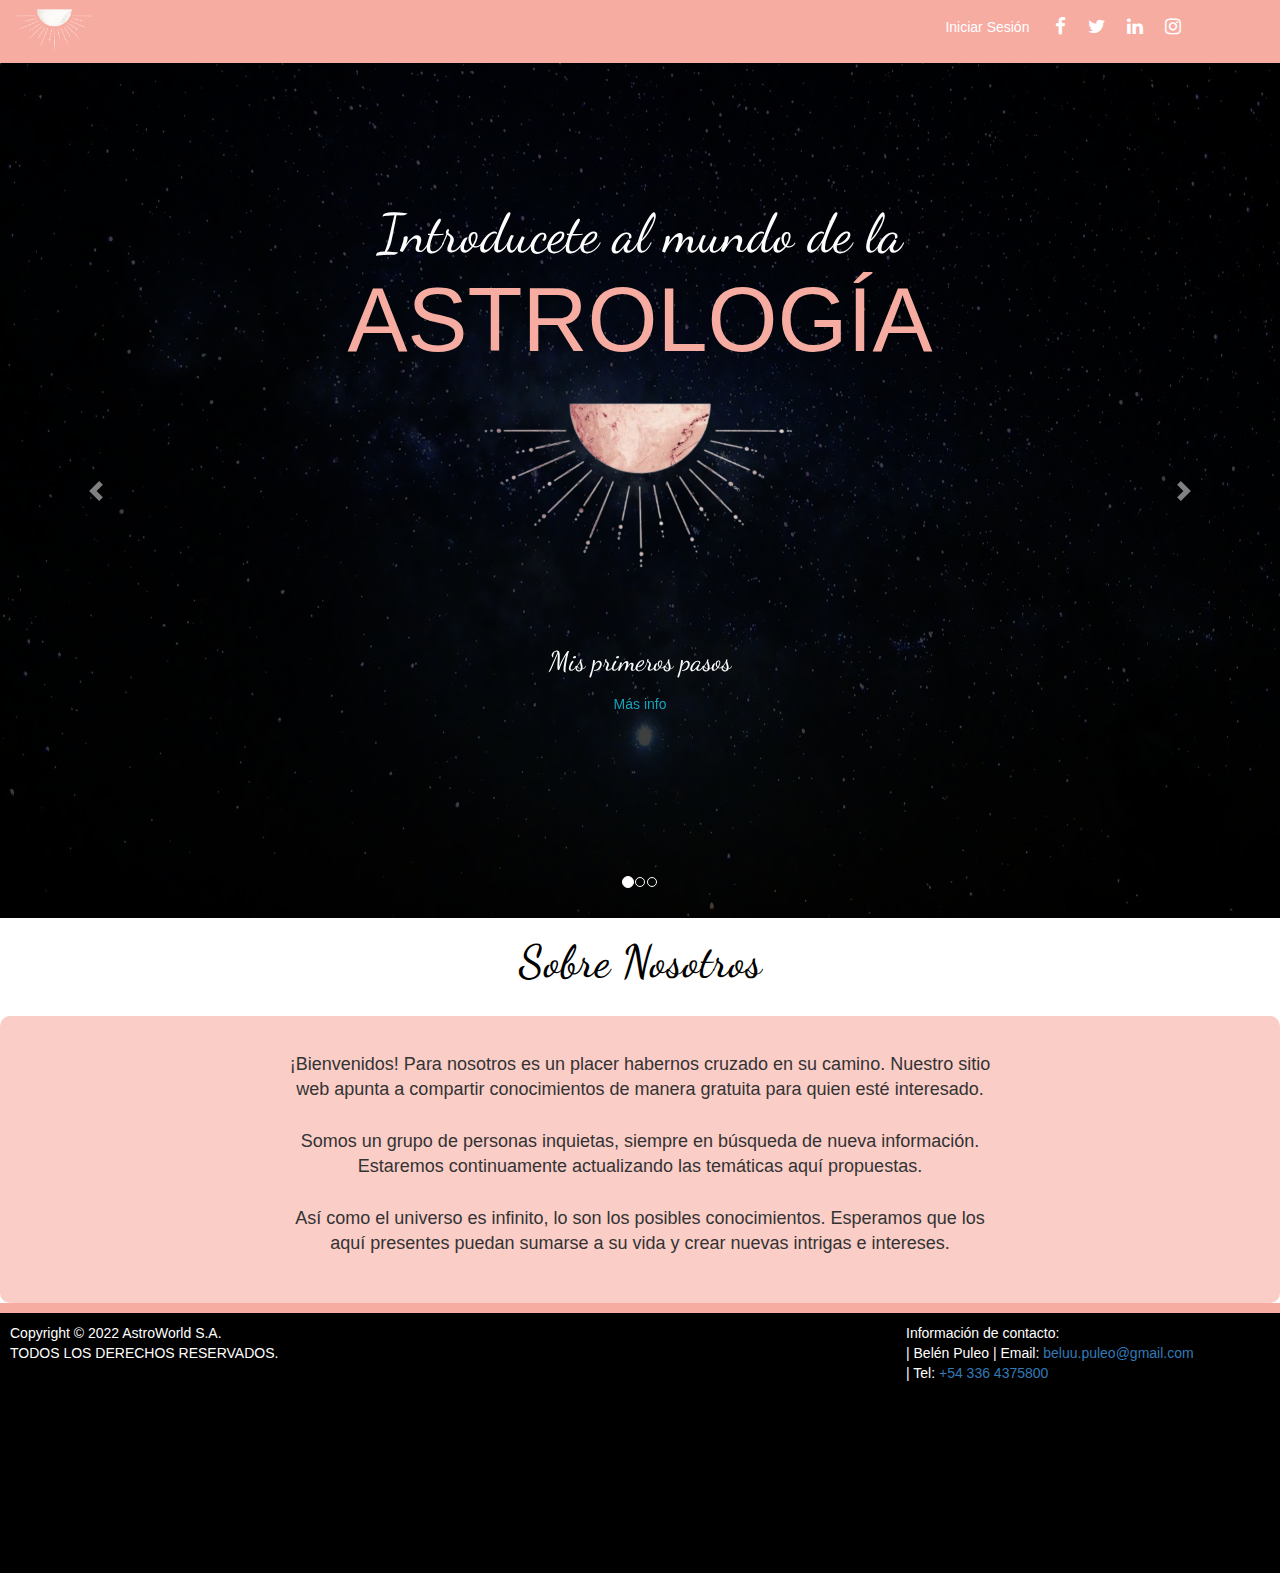
<file: index.html>
<!DOCTYPE html>
<html>
  <head>
    <meta charset="utf-8">
    <link rel="icon" href="Imagenes/icono.jpg">
    <link rel="stylesheet" href="CSS/style.css">
    <link rel="stylesheet" href="https://cdn.jsdelivr.net/npm/bootstrap@4.0.0/dist/css/bootstrap.min.css" integrity="sha384-Gn5384xqQ1aoWXA+058RXPxPg6fy4IWvTNh0E263XmFcJlSAwiGgFAW/dAiS6JXm" crossorigin="anonymous">

    <link rel="stylesheet" href="https://maxcdn.bootstrapcdn.com/bootstrap/3.3.5/css/bootstrap.min.css">
    <link rel="stylesheet" href="https://maxcdn.bootstrapcdn.com/font-awesome/4.5.0/css/font-awesome.min.css">

    <link rel="preconnect" href="https://fonts.googleapis.com">
    <link rel="preconnect" href="https://fonts.gstatic.com" crossorigin>
    <link href="https://fonts.googleapis.com/css2?family=Dancing+Script&display=swap" rel="stylesheet">

    <title>AstroWorld</title>
</head>


  <body>

        <header class="header">
                <div id="menufijo">
                    <div class="inicio">
                        <a class="botoninicioo btn botonmenu" href="index.html">
                            <img class="botoninicio" src="Imagenes/astro2-removebg-preview (2).png">
                        </a>   
                    </div>
                <nav class="social">
                        <ul class="social-network social-circle">
                            <a style="color: white;" href="formularioInicia.html" class="btn botonmenu">Iniciar Sesión</a>
                            <a style="color: white;" href="https://www.facebook.com/belu.puleo"><i class="fa fa-lg fa-facebook icono botonmenu"></i></a>
                            <a style="color: white;" href="https://twitter.com/BelPuleo"><i class="fa fa-lg fa-twitter icono botonmenu"></i></a>
                            <a style="color: white;" href="https://www.linkedin.com/in/bel%C3%A9n-puleo-10207311b/"><i class="fa fa-lg fa-linkedin icono botonmenu"></i></a>
                            <a style="color: white;" href="https://www.instagram.com/bel.puleo/"><i class="fa fa-lg fa-instagram icono botonmenu"></i></a>
    
                        </ul>
                </nav>
                </div>
        </header>

    
        <div class="carru"> 
                <div id="carouselExampleIndicators" class="carousel slide" data-ride="carousel">
                <ol class="carousel-indicators">
                    <li data-target="#carouselExampleIndicators" data-slide-to="0" class="active"></li>
                    <li data-target="#carouselExampleIndicators" data-slide-to="1"></li>
                    <li data-target="#carouselExampleIndicators" data-slide-to="2"></li>
                </ol>
                <div class="carousel-inner">
                    <div class="carousel-item active">
                            <img class="d-block w-100 imageno" src="Imagenes/galaxia3.jpg" alt="First slide">
                            <div class="todoeltexto">
                                <img class="imagenarriba" src="Imagenes/astro2-removebg-preview.png" alt="First slide">
                                <p class="textocarru">Introducete al mundo de la</p>
                                <p class="textotema">ASTROLOGÍA</p>
                                <p class="textocarru2">Mis primeros pasos</p>
                                <a href="prueba.html" class="btn btn-outline-info botoncarru" role="burron">Más info</a>
                            </div>
                    </div>
                    <div class="carousel-item">
                        <img class="d-block w-100 imageno" src="Imagenes/planetas1.webp" alt="Second slide">
                        <img class="imagenarriba" src="Imagenes/astro2-removebg-preview.png" alt="First slide">
                        <p class="textocarru">Significado y características de los</p>
                        <p class="textotema">PLANETAS</p>
                        <p class="textocarru2">Sumergete a conocer más sobre tu carta natal</p>
                        <a href="Planetas.html" class="btn btn-outline-info botoncarru" role="burron">Más info</a>
                    </div>
                    <div class="carousel-item">
                        <img class="d-block w-100 imageno" src="Imagenes/el.jpg" alt="Third slide">
                        <img class="imagenarriba" src="Imagenes/astro2-removebg-preview.png" alt="First slide">
                        <p class="textocarru">Los cuatro</p>
                        <p class="textotema">ELEMENTOS</p>
                        <p class="textocarru2">Características, combinaciones, balance de elementos y más</p>
                        <a href="Elementos.html" class="btn btn-outline-info botoncarru" role="burron">Más info</a>
                    </div>
                </div>
                <a class="carousel-control-prev" href="#carouselExampleIndicators" role="button" data-slide="prev">
                    <span class="carousel-control-prev-icon" aria-hidden="true"></span>
                    <span class="sr-only">Previous</span>
                </a>
                <a class="carousel-control-next" href="#carouselExampleIndicators" role="button" data-slide="next">
                    <span class="carousel-control-next-icon" aria-hidden="true"></span>
                    <span class="sr-only">Next</span>
                </a>
                </div>
            </div>
        <div class="sobrenos">
            <h2 class="titulo4">Sobre Nosotros</h2>
            <div class="contenedorsobre">
                <p class="texto-comun-centrado">
                    ¡Bienvenidos! Para nosotros es un placer habernos cruzado en su camino. Nuestro sitio web apunta
                    a compartir conocimientos de manera gratuita para quien esté interesado. 
                    <br><br>Somos un grupo de personas inquietas, siempre en búsqueda de nueva información.
                    Estaremos continuamente actualizando las temáticas aquí propuestas.
                    <br><br>Así como el universo es infinito, lo son los posibles conocimientos. Esperamos
                    que los aquí presentes puedan sumarse a su vida y crear nuevas intrigas e intereses.   
                </p>
            </div>
        </div>

        <footer class="foot">
            <div class="legales">
                <p class="copyr">
                    Copyright © 2022 
                    AstroWorld
                    S.A.
                    <br>
                    TODOS LOS DERECHOS RESERVADOS.
                    <br>
                </p>
                <p class="contacto">
                    Información de contacto: <br>
                    | Belén Puleo
                    | Email: 
                    <a href = "mailto: beluu.puleo@gmail.com">beluu.puleo@gmail.com</a>
                    <br>
                    | Tel:
                    <a href = "tel:3364375800">+54 336 4375800</a>
                </p>
            </div>
        </footer>

        <script src="https://code.jquery.com/jquery-3.2.1.slim.min.js" integrity="sha384-KJ3o2DKtIkvYIK3UENzmM7KCkRr/rE9/Qpg6aAZGJwFDMVNA/GpGFF93hXpG5KkN" crossorigin="anonymous"></script>
        <script src="https://cdn.jsdelivr.net/npm/popper.js@1.12.9/dist/umd/popper.min.js" integrity="sha384-ApNbgh9B+Y1QKtv3Rn7W3mgPxhU9K/ScQsAP7hUibX39j7fakFPskvXusvfa0b4Q" crossorigin="anonymous"></script>
        <script src="https://cdn.jsdelivr.net/npm/bootstrap@4.0.0/dist/js/bootstrap.min.js" integrity="sha384-JZR6Spejh4U02d8jOt6vLEHfe/JQGiRRSQQxSfFWpi1MquVdAyjUar5+76PVCmYl" crossorigin="anonymous"></script>
 
  </body>
</html>
</file>
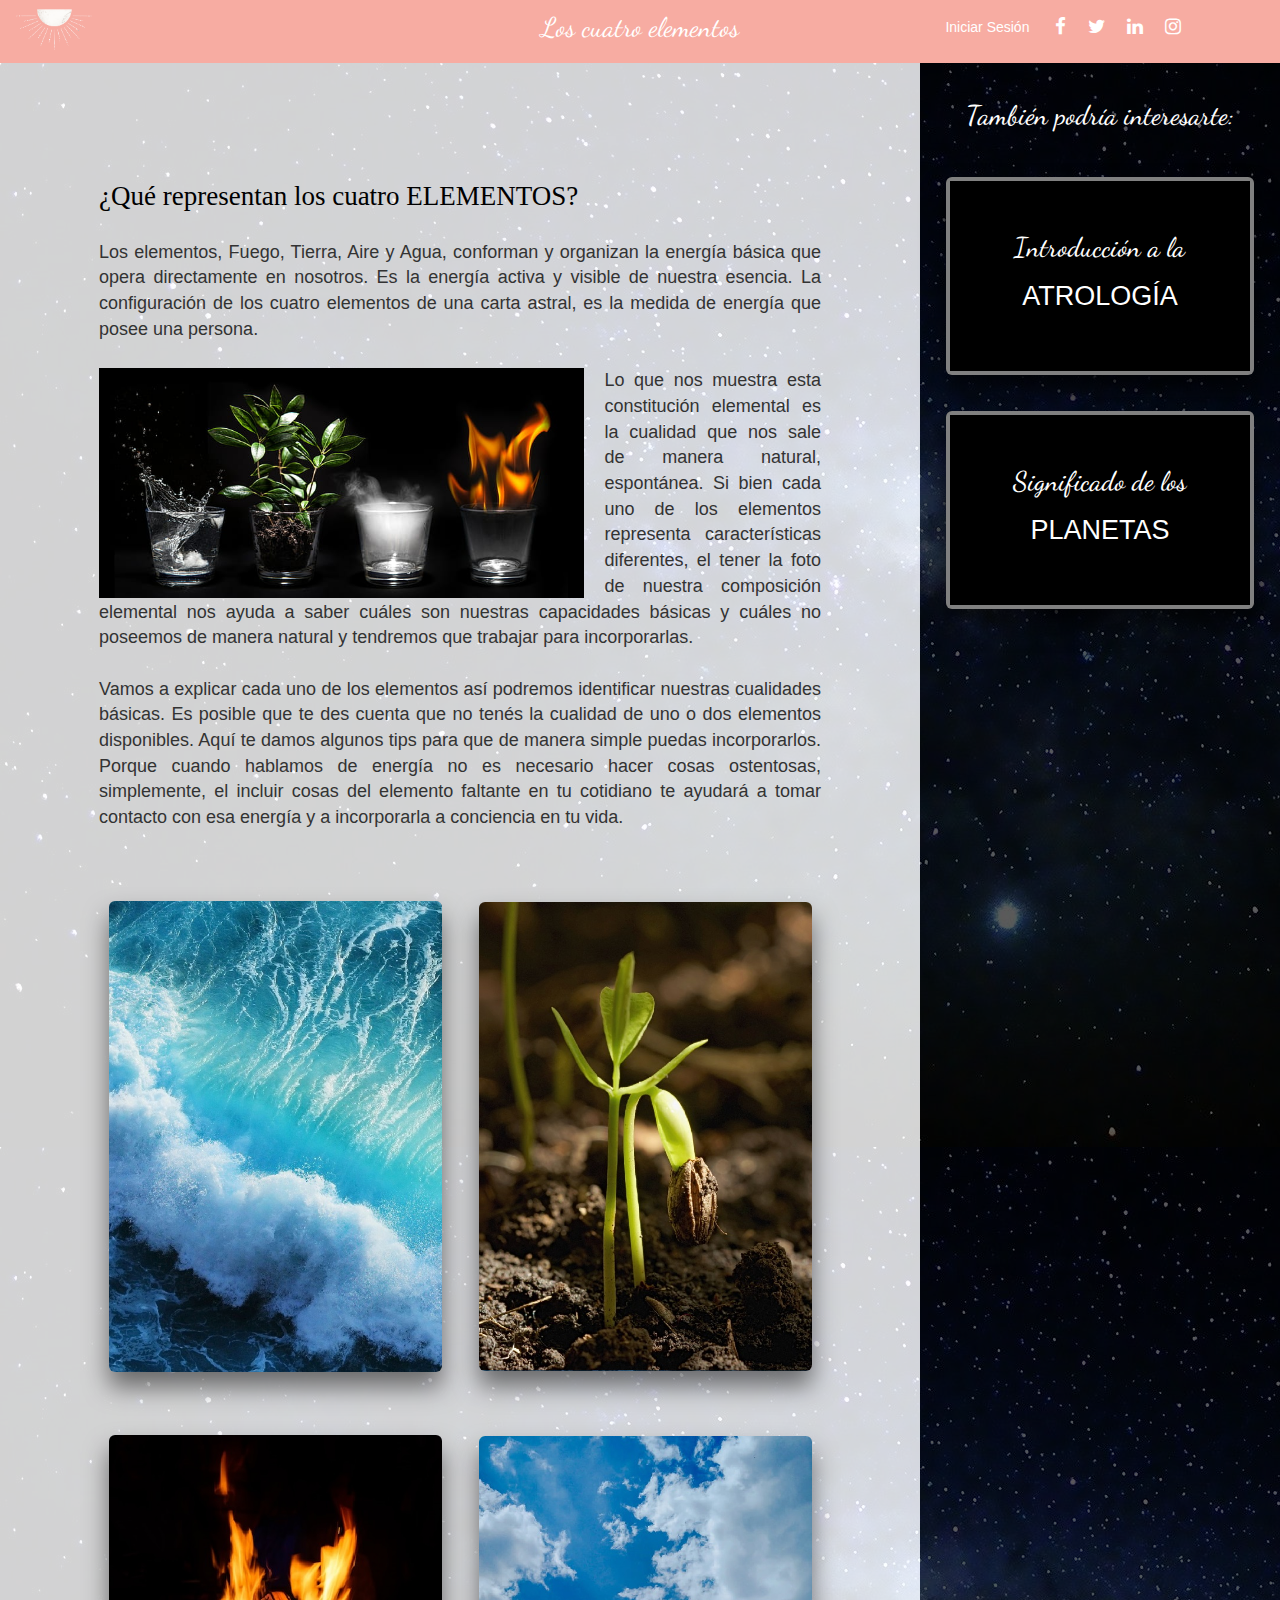
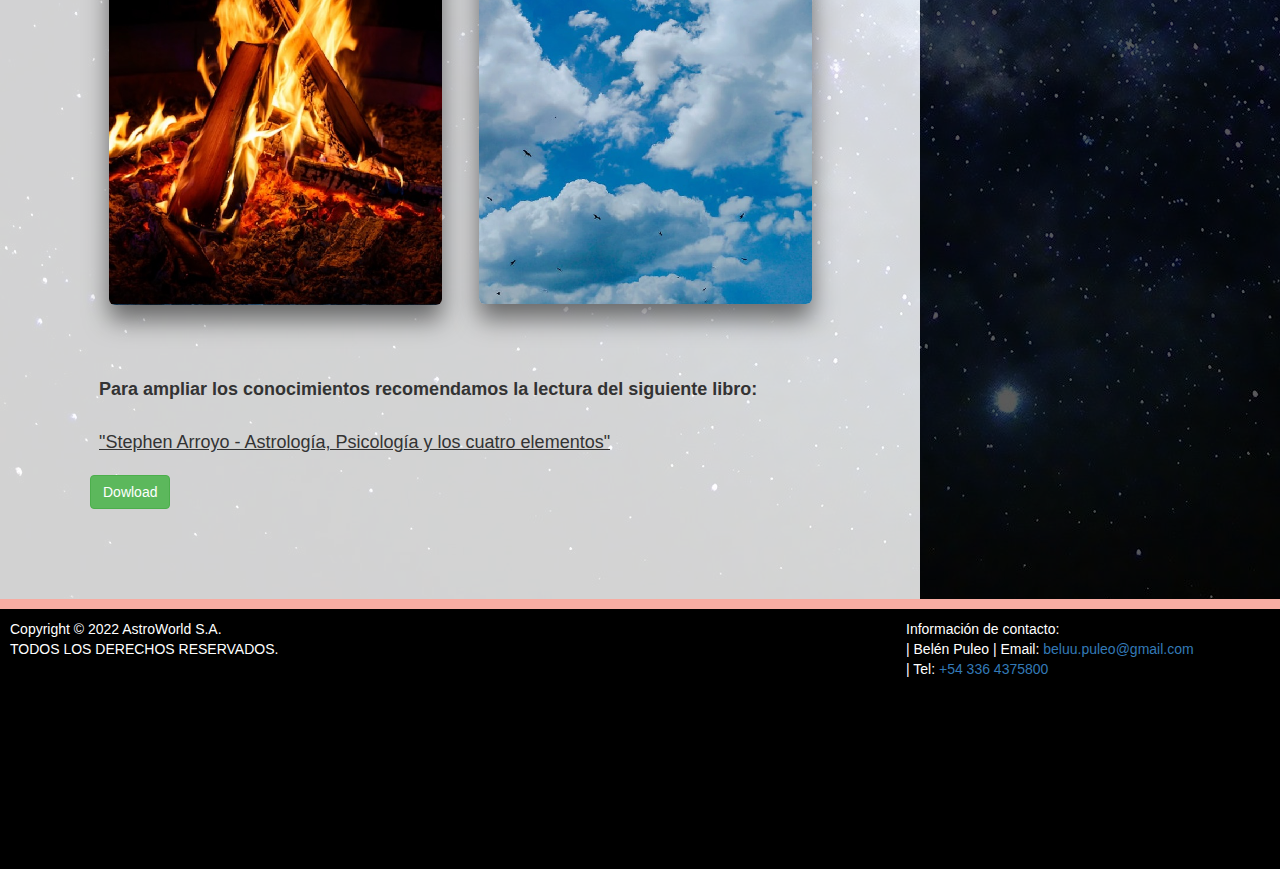
<file: Elementos.html>
<!DOCTYPE html>
<html>
  <head>
    <meta charset="utf-8">

    <style>
    .todoelcuerpo {
    background-image: url("Imagenes/galaxia3.jpg");
 
    }
    </style>

    <link rel="icon" href="Imagenes/icono.jpg">
    <link rel="stylesheet" href="CSS/style.css">
    <link rel="stylesheet" href="https://cdn.jsdelivr.net/npm/bootstrap@4.0.0/dist/css/bootstrap.min.css" integrity="sha384-Gn5384xqQ1aoWXA+058RXPxPg6fy4IWvTNh0E263XmFcJlSAwiGgFAW/dAiS6JXm" crossorigin="anonymous">

    <link rel="stylesheet" href="https://maxcdn.bootstrapcdn.com/bootstrap/3.3.5/css/bootstrap.min.css">
    <link rel="stylesheet" href="https://maxcdn.bootstrapcdn.com/font-awesome/4.5.0/css/font-awesome.min.css">

    <link rel="preconnect" href="https://fonts.googleapis.com">
    <link rel="preconnect" href="https://fonts.gstatic.com" crossorigin>
    <link href="https://fonts.googleapis.com/css2?family=Dancing+Script&display=swap" rel="stylesheet">

    <title>AstroWorld</title>
</head>


  <body>
    <header class="header">
        <div id="menufijo">
            <div class="inicio">
                <a class="btn botonmenu botoninicioo" href="index.html">
                    <img class="botoninicio" src="Imagenes/astro2-removebg-preview (2).png">
                </a>   
            </div>
            <nav class="social">
                <ul class="social-network social-circle">
                        <a style="color: white;" href="formularioInicia.html" class="btn botonmenu">Iniciar Sesión</a>
                        <a style="color: white;" href="https://www.facebook.com/belu.puleo"><i class="fa fa-lg fa-facebook icono botonmenu"></i></a>
                        <a style="color: white;" href="https://twitter.com/BelPuleo"><i class="fa fa-lg fa-twitter icono botonmenu"></i></a>
                        <a style="color: white;" href="https://www.linkedin.com/in/bel%C3%A9n-puleo-10207311b/"><i class="fa fa-lg fa-linkedin icono botonmenu"></i></a>
                        <a style="color: white;" href="https://www.instagram.com/bel.puleo/"><i class="fa fa-lg fa-instagram icono botonmenu"></i></a>

                </ul>
            </nav>
            <div class="titulos2">Los cuatro elementos</div>            
        </div>

    </header>
    
    <div class="todoelcuerpo">

        <div class="grillablog">
            <div class="grilla-principal">
                <div class="recuadro">
                  <h2 class="titulos">¿Qué representan los cuatro ELEMENTOS?</h2>
                  <p class="texto-comun">
                    Los elementos, Fuego, Tierra, Aire y Agua, conforman y organizan la energía básica que opera directamente en nosotros. Es la energía activa y visible de nuestra esencia. La configuración de los cuatro elementos de una carta astral, es la medida de energía que posee una persona.
                    <br><br>
                    <img class="imagen-1" src="Imagenes/ele.jpg">
                    Lo que nos muestra esta constitución elemental es la cualidad que nos sale de manera natural, espontánea. Si bien cada uno de los elementos representa características diferentes, el tener la foto de nuestra composición elemental nos ayuda a saber cuáles son nuestras capacidades básicas y cuáles no poseemos de manera natural y tendremos que trabajar para incorporarlas.
                    <br><br>
                    Vamos a explicar cada uno de los elementos así podremos identificar nuestras cualidades básicas. Es posible que te des cuenta que no tenés la cualidad de uno o dos elementos disponibles. Aquí te damos algunos tips para que de manera simple puedas incorporarlos. Porque cuando hablamos de energía no es necesario hacer cosas ostentosas, simplemente, el incluir cosas del elemento faltante en tu cotidiano te ayudará a tomar contacto con esa energía y a incorporarla a conciencia en tu vida.
                    <br><br><br>
                    
                </p>
                </div>
 
            <div class="grillaele">
                <div class="tarjetasele">
                    <figure>
                        <img src="Imagenes/aguaeste.jpg">
                        <div class="capa">
                            <h3>Agua</h3>
                            <p>
                                Representa el reino de la emoción profunda y los sentimientos, abarcando desde pasiones compulsivas hasta miedos abrumadores, y gran aceptación y amor hacia toda la creación. Dado que dominan los sentimientos, hay mucho dominio del inconsciente. Cuando están armonizados suelen ser muy intuitivos y psíquicamente sensitivos. Son capaces de ayudar a los demás ya que poseen gran sensibilidad empática. Son muy felices cuando su sensibilidad se encauza y recibe forma de otro (el agua se adapta a cualquier envase), por eso la tierra es el elemento en el que el agua suele confiar y apoyarse. Es el elemento que conecta con los anhelos más hondos del alma. Para el agua, los signos de aire y fuego tienen personalidades muy fuertes, ellos son más bien reservados y reprimidos y buscan constantemente protección y seguridad.
                                <br><br>
                                Defectos: inestabilidad emocional, susceptibles, fácilmente influenciables, pueden cultivar tormentas y agitaciones emocionales cuando sus vidas son muy monótonas.
                            </p>
                        </div>
                    </figure>
                </div>
                <div class="tarjetasele">
                    <figure>
                        <img src="Imagenes/tierraeste.jpg">
                        <div class="capa">
                            <h3>Tierra</h3>
                            <p>
                                Estos individuos están más en contacto con el mundo físico/sensorial y con el aquí-ahora en el mundo material. Su
                                comprensión innata de este mundo da a estos más
                                paciencia y autodisciplina que el resto. Suelen entender
                                más rápido cómo ganarse la vida, traer comida y persistir
                                hasta alcanzar una meta. Son eficientes, actúan de modo
                                concreto y sencillo. Son cautos, premeditados,
                                convencionales y muy confiables. 1 Sienten que los signos
                                de aire se van por las nubes y los signos de fuego van con
                                demasiada prisa y violencia como para confiar en ellos. Por
                                eso la tierra cree que el agua la refrescará y le dará mayor
                                luz y productividad.
                                <br><br>
                                Defectos: apego, miedo a los cambios, perspectiva
                                estrecha, imaginación limitada.    
                            </p>
                        </div>
                    </figure>
                </div>
                <div class="espacio2">
                </div>
                <div class="espacio2">
                </div>
                <div class="tarjetasele">
                    <figure>
                        <img src="Imagenes/fuegoeste.jpg">
                        <div class="capa">
                            <h3>Fuego</h3>
                            <p>
                                Es la energía que fluye espontáneamente, de modo
                                inspirado, auto-motivado. Se equipara con la experiencia
                                centrada en la identidad personal. Tienen gran fe en sí
                                mismos, entusiasmo y fuerza sin fin. Pueden dirigir su
                                energía mejor que los otros signos. Tienden a ser
                                impacientes con aquellos que tienen agua y tierra, ya que
                                su reacción les parece muy lenta. Sienten que el agua lo
                                extinguirá y la tierra lo ahogará. Los signos de aire, por otro
                                lado, apantallan el fuego con sus ideas creativas e
                                innovadoras.
                                <br><br>
                                Defectos: arrogancia, impaciencia, falta de sensibilidad con
                                los demás, brutales sin quererlo.
                            </p>
                        </div>
                    </figure>
                </div>
                <div class="tarjetasele">
                    <figure>
                        <img src="Imagenes/aireeste.jpg">
                        <div class="capa">
                            <h3>Aire</h3>
                            <p>
                                Mientras que los signos de fuego se enfocan en querer que
                                algo sea, los signos de aire se enfocan en ideas de cosas
                                que aún no se materializaron, representando un cambio a
                                nivel social. Se expresan a través de las palabras y el
                                pensamiento abstracto. Tienen la aptitud para desapegarse
                                y dar un enfoque racional objetivamente. Pueden apreciar
                                los pensamientos de otras personas sin estar de acuerdo
                                con ellas. Suelen chocar con los signos de agua y tierra ya
                                que estos dos se resisten a las ideas nuevas por su sentido
                                emocional y práctico. Los signos de fuego le dan la libertad
                                de expresión y confianza que necesitan para llevarlas a
                                cabo.
                                <br><br>
                                Defectos: excentricidad, fanatismo, frialdad, insensibilidad,
                                falta de sentimiento profundo.
                            </p>
                        </div>
                    </figure>
                </div>
            </div>
            <div class="espacio2"></div>
            <p class="texto-comun">
                <strong>Para ampliar los conocimientos recomendamos la lectura del siguiente libro:</strong>
            </p>
            <div class="contenedor">
                <p class="texto-comun" style="text-decoration: underline;">"Stephen Arroyo - Astrología, Psicología y los cuatro elementos"</p>
                <a href="Imagenes/Astro_Stephen_Arroyo_Astrologia_Psicologia_y_los_cuatro_elementos.pdf" class="btn btn-success">Dowload</a>
            </div>
            </div>
            
            <div class="grilla-secundario">
                <h2 class="titulo2">
                    También podría interesarte:
                </h2>
                <a class="linkpagina" href="prueba.html">
                    <figure>
                            <img class="botonimagen" src="Imagenes/signos1.jpeg">
                            <div class="capaboton">
                            </div>
                            <div class="capaboton2">
                            <h3 class="titulo5">Introducción a la</h3>
                            <h3 class="titulo6">ATROLOGÍA</h3>
                            </div>    
                    </figure>
                </a>
                <a class="linkpagina" href="Planetas.html">
                    <figure>
                            <img class="botonimagen" src="Imagenes/planetas1.webp">
                            <div class="capaboton">
                            </div>
                            <div class="capaboton2">
                            <h3 class="titulo5">Significado de los</h3>
                            <h3 class="titulo6">PLANETAS</h3>
                            </div>    
                    </figure>
                </a>

            </div>
 
        </div>
    </div>
    <footer class="foot">
        <div class="legales">
            <p class="copyr">
                Copyright © 2022 
                AstroWorld
                S.A.
                <br>
                TODOS LOS DERECHOS RESERVADOS.
                <br>
            </p>
            <p class="contacto">
                Información de contacto: <br>
                | Belén Puleo
                | Email: 
                <a href = "mailto: beluu.puleo@gmail.com">beluu.puleo@gmail.com</a>
                <br>
                | Tel:
                <a href = "tel:3364375800">+54 336 4375800</a>

            </p>
        </div>
    </footer>


        <script src="https://code.jquery.com/jquery-3.2.1.slim.min.js" integrity="sha384-KJ3o2DKtIkvYIK3UENzmM7KCkRr/rE9/Qpg6aAZGJwFDMVNA/GpGFF93hXpG5KkN" crossorigin="anonymous"></script>
        <script src="https://cdn.jsdelivr.net/npm/popper.js@1.12.9/dist/umd/popper.min.js" integrity="sha384-ApNbgh9B+Y1QKtv3Rn7W3mgPxhU9K/ScQsAP7hUibX39j7fakFPskvXusvfa0b4Q" crossorigin="anonymous"></script>
        <script src="https://cdn.jsdelivr.net/npm/bootstrap@4.0.0/dist/js/bootstrap.min.js" integrity="sha384-JZR6Spejh4U02d8jOt6vLEHfe/JQGiRRSQQxSfFWpi1MquVdAyjUar5+76PVCmYl" crossorigin="anonymous"></script>

  </body>
</html>
</file>
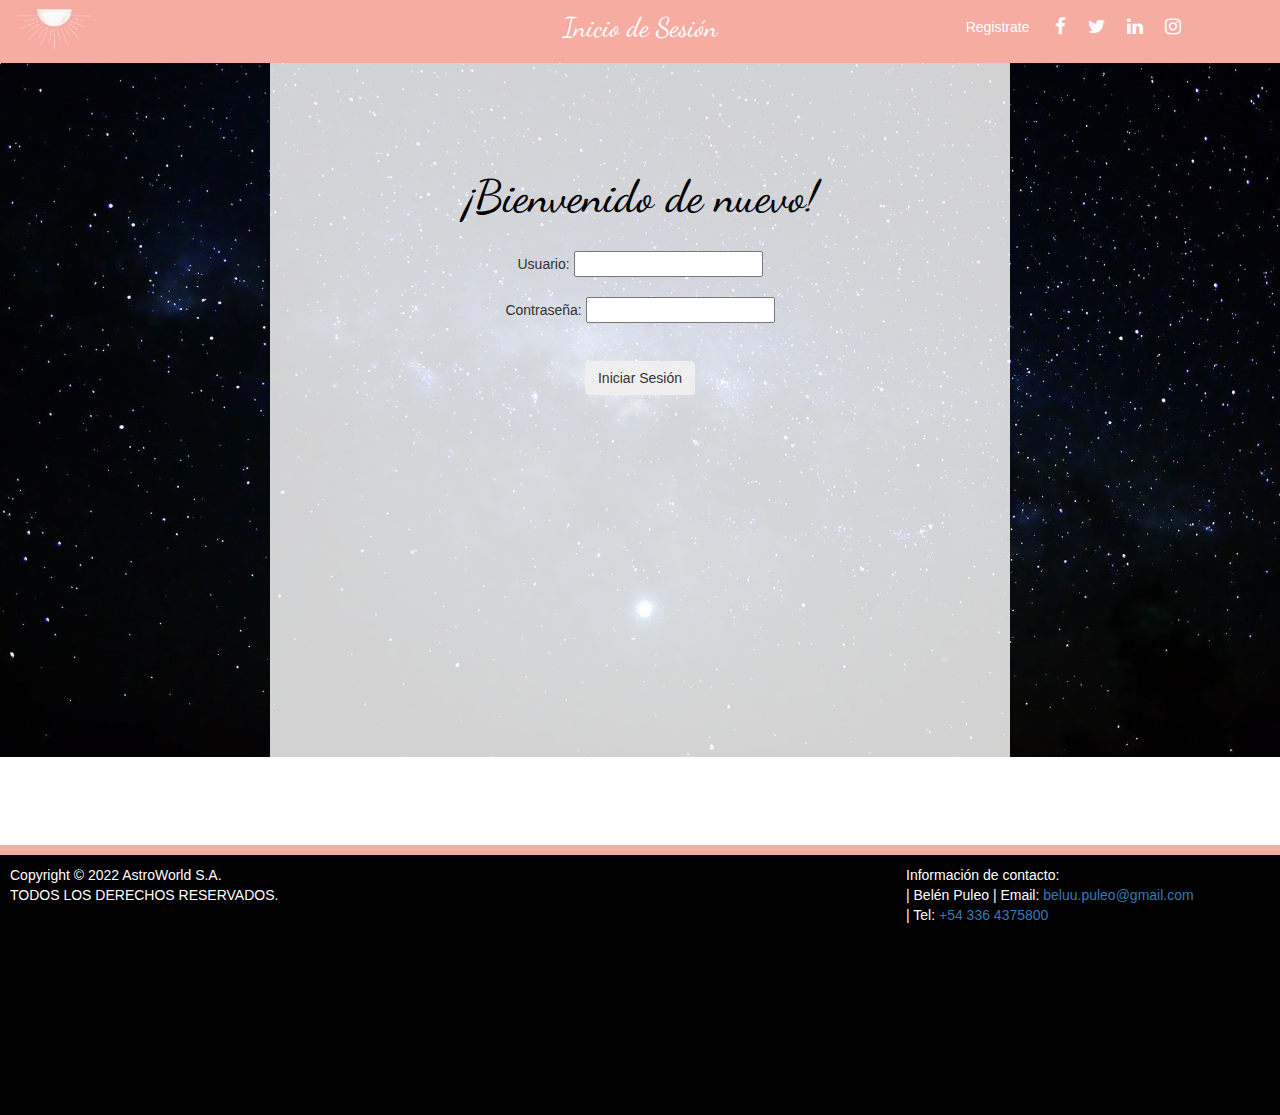
<file: formularioInicia.html>
<!DOCTYPE html>
<html>
  <head>
    <meta charset="utf-8">
    
    <link rel="icon" href="Imagenes/icono.jpg">
    <link rel="stylesheet" href="CSS/style.css">
    <link rel="stylesheet" href="https://cdn.jsdelivr.net/npm/bootstrap@4.0.0/dist/css/bootstrap.min.css" integrity="sha384-Gn5384xqQ1aoWXA+058RXPxPg6fy4IWvTNh0E263XmFcJlSAwiGgFAW/dAiS6JXm" crossorigin="anonymous">

    <link rel="stylesheet" href="https://maxcdn.bootstrapcdn.com/bootstrap/3.3.5/css/bootstrap.min.css">
    <link rel="stylesheet" href="https://maxcdn.bootstrapcdn.com/font-awesome/4.5.0/css/font-awesome.min.css">

    <link rel="preconnect" href="https://fonts.googleapis.com">
    <link rel="preconnect" href="https://fonts.gstatic.com" crossorigin>
    <link href="https://fonts.googleapis.com/css2?family=Dancing+Script&display=swap" rel="stylesheet">

    <title>AstroWorld</title>
</head>


  <body class="bodyform">
    <header class="header">
        <div id="menufijo">
            <div class="inicio">
                <a class="btn botonmenu botoninicioo" href="index.html">
                    <img class="botoninicio" src="Imagenes/astro2-removebg-preview (2).png">
                </a>   
            </div>
            <nav class="social">
                <ul class="social-network social-circle">
                        <a style="color: white;" href="formularioRegistro.html" class="btn botonmenu">Registrate</a>
                        <a style="color: white;" href="https://www.facebook.com/belu.puleo"><i class="fa fa-lg fa-facebook icono botonmenu"></i></a>
                        <a style="color: white;" href="https://twitter.com/BelPuleo"><i class="fa fa-lg fa-twitter icono botonmenu"></i></a>
                        <a style="color: white;" href="https://www.linkedin.com/in/bel%C3%A9n-puleo-10207311b/"><i class="fa fa-lg fa-linkedin icono botonmenu"></i></a>
                        <a style="color: white;" href="https://www.instagram.com/bel.puleo/"><i class="fa fa-lg fa-instagram icono botonmenu"></i></a>

                </ul>
            </nav>
            <div class="titulos2">Inicio de Sesión</div>            
        </div>

    </header>
        <img class="imagenfondo" src="Imagenes/galaxia3.jpg">
        <div class="todoelform">
                    <h2 class="titulo4">¡Bienvenido de nuevo!</h2>
                    <form action="">
                    Usuario: <input type="text" name=usuario id="fusu" minlength="8" maxlength="20" required=""><br>
                    <br>
                    Contraseña: <input type="password" name=contraseña id="fcontra" minlength="8" maxlength="20" required=""><br>
                    <br>
                    <div id="lugarmen"></div>
                    <button type="button" onclick=ir() class="btn botonmenu">Iniciar Sesión</button>
                    </form>
                <div class="espacio"></div>
        </div>

    <footer class="foot">
        <div class="legales">
            <p class="copyr">
                Copyright © 2022 
                AstroWorld
                S.A.
                <br>
                TODOS LOS DERECHOS RESERVADOS.
                <br>
            </p>
            <p class="contacto">
                Información de contacto: <br>
                | Belén Puleo
                | Email: 
                <a href = "mailto: beluu.puleo@gmail.com">beluu.puleo@gmail.com</a>
                <br>
                | Tel:
                <a href = "tel:3364375800">+54 336 4375800</a>

            </p>
        </div>
    </footer>
    <script src="JavaScript/js.js"></script>
    <script src="https://code.jquery.com/jquery-3.2.1.slim.min.js" integrity="sha384-KJ3o2DKtIkvYIK3UENzmM7KCkRr/rE9/Qpg6aAZGJwFDMVNA/GpGFF93hXpG5KkN" crossorigin="anonymous"></script>
    <script src="https://cdn.jsdelivr.net/npm/popper.js@1.12.9/dist/umd/popper.min.js" integrity="sha384-ApNbgh9B+Y1QKtv3Rn7W3mgPxhU9K/ScQsAP7hUibX39j7fakFPskvXusvfa0b4Q" crossorigin="anonymous"></script>
    <script src="https://cdn.jsdelivr.net/npm/bootstrap@4.0.0/dist/js/bootstrap.min.js" integrity="sha384-JZR6Spejh4U02d8jOt6vLEHfe/JQGiRRSQQxSfFWpi1MquVdAyjUar5+76PVCmYl" crossorigin="anonymous"></script>

</body>
</html>
</file>
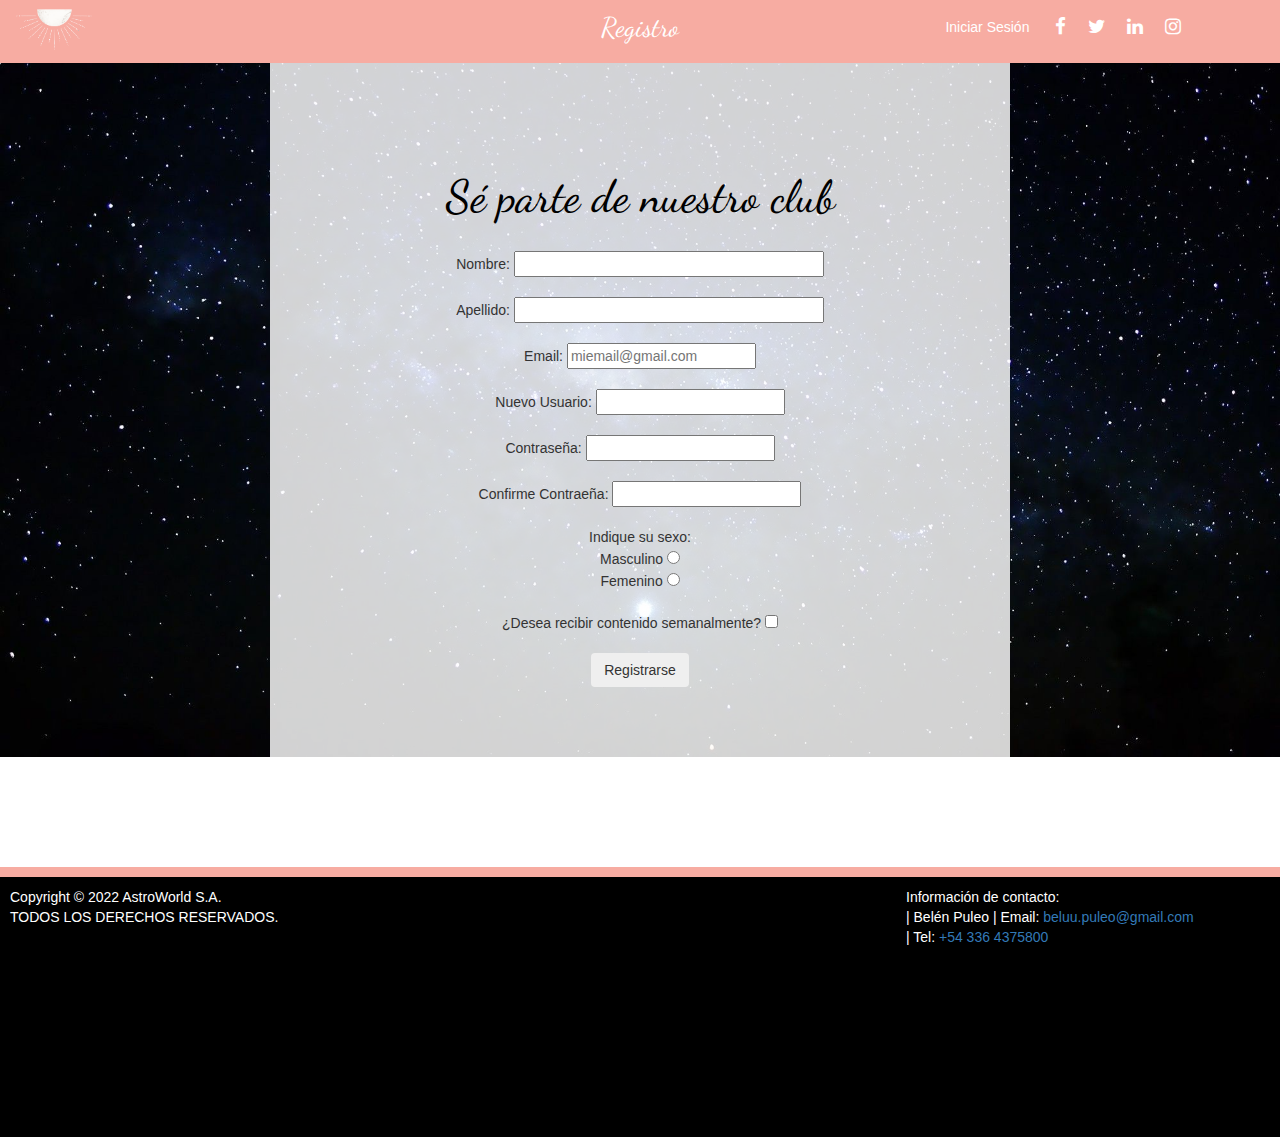
<file: formularioRegistro.html>
<!DOCTYPE html>
<html>
  <head>
    <meta charset="utf-8">

    <link rel="icon" href="Imagenes/icono.jpg">
    <link rel="stylesheet" href="CSS/style.css">
    <link rel="stylesheet" href="https://cdn.jsdelivr.net/npm/bootstrap@4.0.0/dist/css/bootstrap.min.css" integrity="sha384-Gn5384xqQ1aoWXA+058RXPxPg6fy4IWvTNh0E263XmFcJlSAwiGgFAW/dAiS6JXm" crossorigin="anonymous">

    <link rel="stylesheet" href="https://maxcdn.bootstrapcdn.com/bootstrap/3.3.5/css/bootstrap.min.css">
    <link rel="stylesheet" href="https://maxcdn.bootstrapcdn.com/font-awesome/4.5.0/css/font-awesome.min.css">

    <link rel="preconnect" href="https://fonts.googleapis.com">
    <link rel="preconnect" href="https://fonts.gstatic.com" crossorigin>
    <link href="https://fonts.googleapis.com/css2?family=Dancing+Script&display=swap" rel="stylesheet">

    <title>AstroWorld</title>
</head>


  <body class="bodyform">
    <header class="header">
        <div id="menufijo">
            <div class="inicio">
                <a class="btn botonmenu botoninicioo" href="index.html">
                    <img class="botoninicio" src="Imagenes/astro2-removebg-preview (2).png">
                </a>   
            </div>
            <nav class="social">
                <ul class="social-network social-circle">
                        <a style="color: white;" href="formularioInicia.html" class="btn botonmenu">Iniciar Sesión</a>
                        <a style="color: white;" href="https://www.facebook.com/belu.puleo"><i class="fa fa-lg fa-facebook icono botonmenu"></i></a>
                        <a style="color: white;" href="https://twitter.com/BelPuleo"><i class="fa fa-lg fa-twitter icono botonmenu"></i></a>
                        <a style="color: white;" href="https://www.linkedin.com/in/bel%C3%A9n-puleo-10207311b/"><i class="fa fa-lg fa-linkedin icono botonmenu"></i></a>
                        <a style="color: white;" href="https://www.instagram.com/bel.puleo/"><i class="fa fa-lg fa-instagram icono botonmenu"></i></a>

                </ul>
            </nav>
            <div class="titulos2">Registro</div>            
        </div>

    </header>
        <img class="imagenfondo" src="Imagenes/galaxia3.jpg">
        <div class="todoelform">
                    <h2 class="titulo4">Sé parte de nuestro club</h2>
                    <form action="">
                    Nombre: <input type="text" id="rnombre" name="nombre" size="35" maxlength="30" required=""><br>
                    <br>
                    Apellido: <input type="text" id="rapellido" name="apellido" size="35" maxlength="30" required=""><br>
                    <br>
                    Email: <input type="text" name="email" placeholder="miemail@gmail.com" maxlength="30" required=""><br>
                    <br>
                    Nuevo Usuario: <input type="text" id="rusuario" name="usuario" minlength="8" maxlength="20" required=""><br>
                    <br>
                    Contraseña: <input type="password" id="rcontra" name="contraseña" minlength="8" maxlength="20" required=""><br>
                    <br>
                    Confirme Contraeña: <input type="password" name="contraseña" minlength="8" maxlength="20" required=""><br>
                    <br>
                    Indique su sexo: <br>
                    Masculino <input type="radio" name="sexo"><br>
                    Femenino <input type="radio" name="sexo"><br>
                    <br>
                    ¿Desea recibir contenido semanalmente? <input type="checkbox" name="recibe"><br>
                    <br>
                    <button type="button" onclick=registra() class="btn botonmenu">Registrarse</button>

        </div>
        
    <footer class="foot">
        <div class="legales">
            <p class="copyr">
                Copyright © 2022 
                AstroWorld
                S.A.
                <br>
                TODOS LOS DERECHOS RESERVADOS.
                <br>
            </p>
            <p class="contacto">
                Información de contacto: <br>
                | Belén Puleo
                | Email: 
                <a href = "mailto: beluu.puleo@gmail.com">beluu.puleo@gmail.com</a>
                <br>
                | Tel:
                <a href = "tel:3364375800">+54 336 4375800</a>

            </p>
        </div>
    </footer>

    <script src="JavaScript/js.js"></script>
    <script src="https://code.jquery.com/jquery-3.2.1.slim.min.js" integrity="sha384-KJ3o2DKtIkvYIK3UENzmM7KCkRr/rE9/Qpg6aAZGJwFDMVNA/GpGFF93hXpG5KkN" crossorigin="anonymous"></script>
    <script src="https://cdn.jsdelivr.net/npm/popper.js@1.12.9/dist/umd/popper.min.js" integrity="sha384-ApNbgh9B+Y1QKtv3Rn7W3mgPxhU9K/ScQsAP7hUibX39j7fakFPskvXusvfa0b4Q" crossorigin="anonymous"></script>
    <script src="https://cdn.jsdelivr.net/npm/bootstrap@4.0.0/dist/js/bootstrap.min.js" integrity="sha384-JZR6Spejh4U02d8jOt6vLEHfe/JQGiRRSQQxSfFWpi1MquVdAyjUar5+76PVCmYl" crossorigin="anonymous"></script>

</body>
</html>
</file>
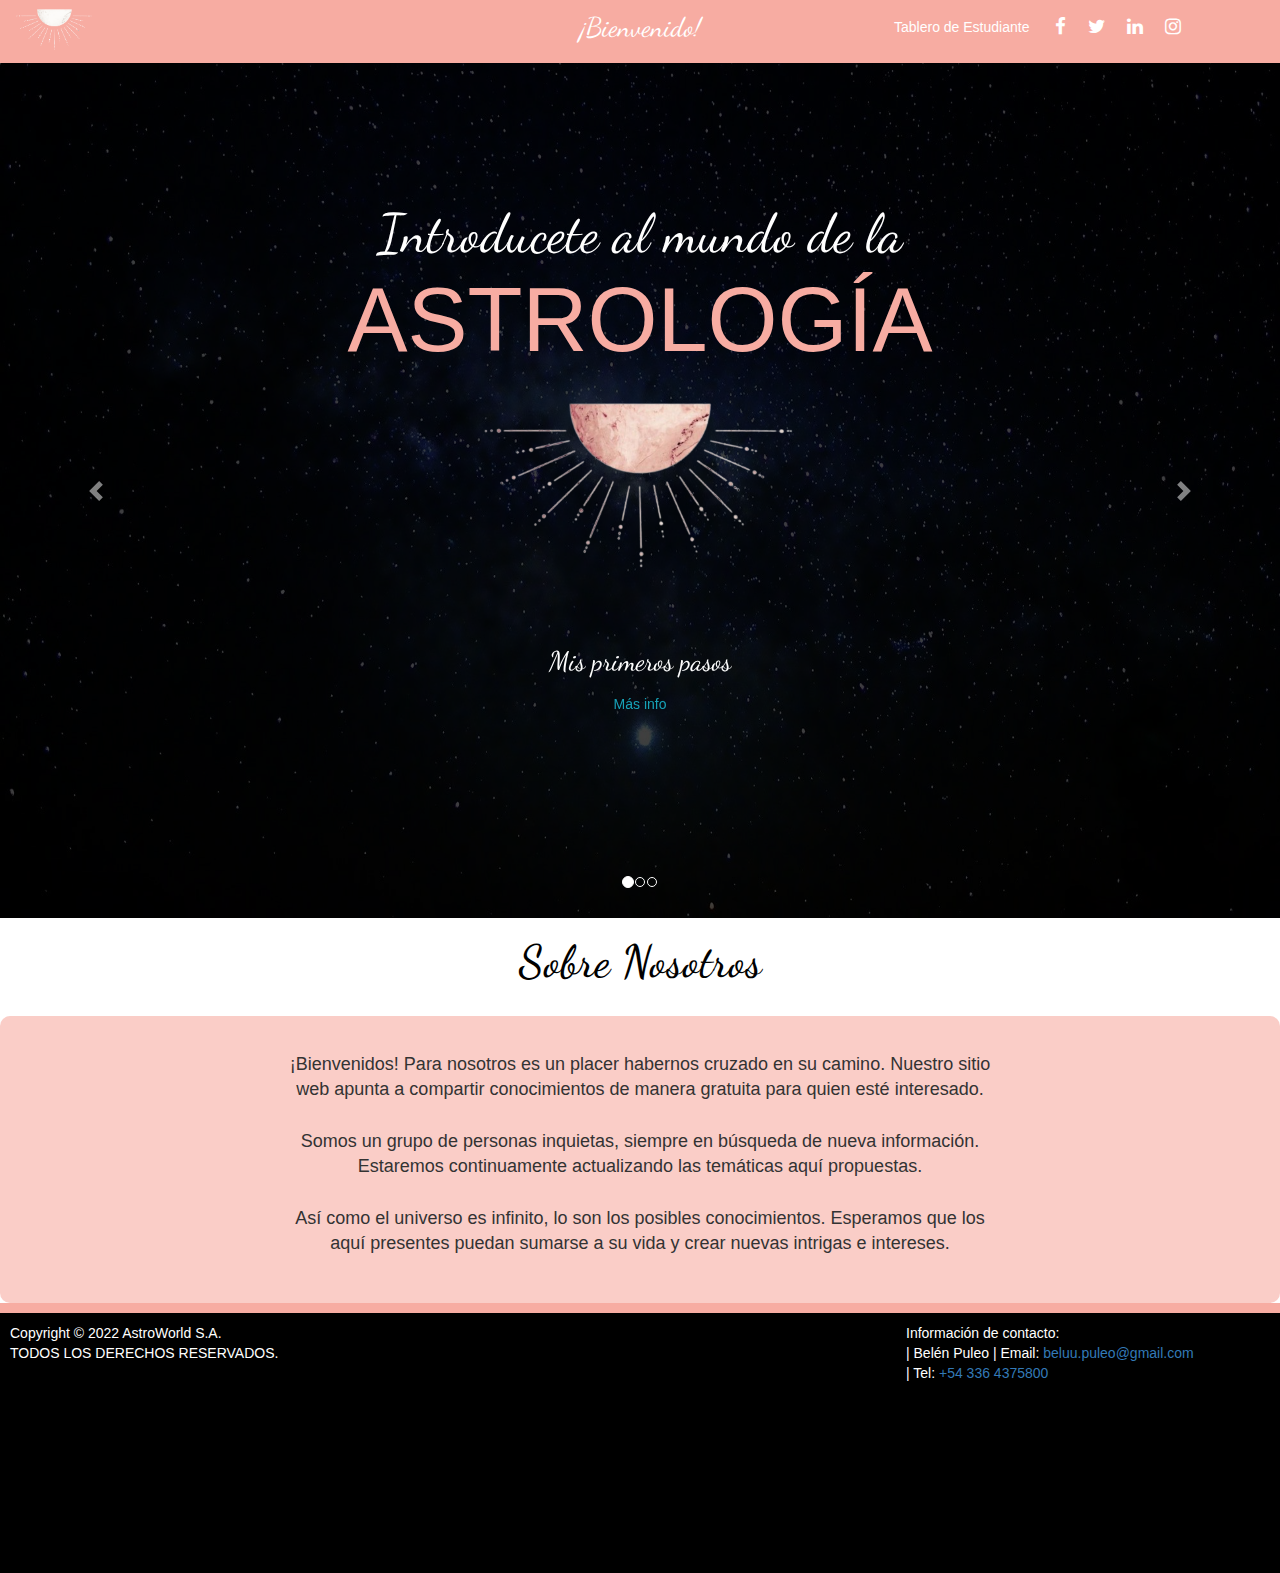
<file: index2.html>
<!DOCTYPE html>
<html>
  <head>
    <meta charset="utf-8">
    <link rel="icon" href="Imagenes/icono.jpg">
    <link rel="stylesheet" href="CSS/style.css">
    <link rel="stylesheet" href="https://cdn.jsdelivr.net/npm/bootstrap@4.0.0/dist/css/bootstrap.min.css" integrity="sha384-Gn5384xqQ1aoWXA+058RXPxPg6fy4IWvTNh0E263XmFcJlSAwiGgFAW/dAiS6JXm" crossorigin="anonymous">

    <link rel="stylesheet" href="https://maxcdn.bootstrapcdn.com/bootstrap/3.3.5/css/bootstrap.min.css">
    <link rel="stylesheet" href="https://maxcdn.bootstrapcdn.com/font-awesome/4.5.0/css/font-awesome.min.css">

    <link rel="preconnect" href="https://fonts.googleapis.com">
    <link rel="preconnect" href="https://fonts.gstatic.com" crossorigin>
    <link href="https://fonts.googleapis.com/css2?family=Dancing+Script&display=swap" rel="stylesheet">

    <title>AstroWorld</title>
</head>


  <body>

        <header class="header">
                <div id="menufijo">
                    <div class="inicio">
                        <a class="botoninicioo btn botonmenu" href="index2.html">
                            <img class="botoninicio" src="Imagenes/astro2-removebg-preview (2).png">
                        </a>

                    </div>
                <nav class="social">
                        <ul class="social-network social-circle">
                            <a style="color: white;" href="" class="btn botonmenu">Tablero de Estudiante</a>
                            <a style="color: white;" href="https://www.facebook.com/belu.puleo"><i class="fa fa-lg fa-facebook icono botonmenu"></i></a>
                            <a style="color: white;" href="https://twitter.com/BelPuleo"><i class="fa fa-lg fa-twitter icono botonmenu"></i></a>
                            <a style="color: white;" href="https://www.linkedin.com/in/bel%C3%A9n-puleo-10207311b/"><i class="fa fa-lg fa-linkedin icono botonmenu"></i></a>
                            <a style="color: white;" href="https://www.instagram.com/bel.puleo/"><i class="fa fa-lg fa-instagram icono botonmenu"></i></a>
    
                        </ul>
                </nav>
                <div class="titulos2">¡Bienvenido!</div> 
                </div>
        </header>

    
        <div class="carru"> 
                <div id="carouselExampleIndicators" class="carousel slide" data-ride="carousel">
                <ol class="carousel-indicators">
                    <li data-target="#carouselExampleIndicators" data-slide-to="0" class="active"></li>
                    <li data-target="#carouselExampleIndicators" data-slide-to="1"></li>
                    <li data-target="#carouselExampleIndicators" data-slide-to="2"></li>
                </ol>
                <div class="carousel-inner">
                    <div class="carousel-item active">
                            <img class="d-block w-100 imageno" src="Imagenes/galaxia3.jpg" alt="First slide">
                            <div class="todoeltexto">
                                <img class="imagenarriba" src="Imagenes/astro2-removebg-preview.png" alt="First slide">
                                <p class="textocarru">Introducete al mundo de la</p>
                                <p class="textotema">ASTROLOGÍA</p>
                                <p class="textocarru2">Mis primeros pasos</p>
                                <a href="prueba.html" class="btn btn-outline-info botoncarru" role="burron">Más info</a>
                            </div>
                    </div>
                    <div class="carousel-item">
                        <img class="d-block w-100 imageno" src="Imagenes/planetas1.webp" alt="Second slide">
                        <img class="imagenarriba" src="Imagenes/astro2-removebg-preview.png" alt="First slide">
                        <p class="textocarru">Significado y características de los</p>
                        <p class="textotema">PLANETAS</p>
                        <p class="textocarru2">Sumergete a conocer más sobre tu carta natal</p>
                        <a href="Planetas.html" class="btn btn-outline-info botoncarru" role="burron">Más info</a>
                    </div>
                    <div class="carousel-item">
                        <img class="d-block w-100 imageno" src="Imagenes/el.jpg" alt="Third slide">
                        <img class="imagenarriba" src="Imagenes/astro2-removebg-preview.png" alt="First slide">
                        <p class="textocarru">Los cuatro</p>
                        <p class="textotema">ELEMENTOS</p>
                        <p class="textocarru2">Características, combinaciones, balance de elementos y más</p>
                        <a href="Elementos.html" class="btn btn-outline-info botoncarru" role="burron">Más info</a>
                    </div>
                </div>
                <a class="carousel-control-prev" href="#carouselExampleIndicators" role="button" data-slide="prev">
                    <span class="carousel-control-prev-icon" aria-hidden="true"></span>
                    <span class="sr-only">Previous</span>
                </a>
                <a class="carousel-control-next" href="#carouselExampleIndicators" role="button" data-slide="next">
                    <span class="carousel-control-next-icon" aria-hidden="true"></span>
                    <span class="sr-only">Next</span>
                </a>
                </div>
            </div>
            
            <div class="sobrenos">
                <h2 class="titulo4">Sobre Nosotros</h2>
                <div class="contenedorsobre">
                    <p class="texto-comun-centrado">
                        ¡Bienvenidos! Para nosotros es un placer habernos cruzado en su camino. Nuestro sitio web apunta
                        a compartir conocimientos de manera gratuita para quien esté interesado. 
                        <br><br>Somos un grupo de personas inquietas, siempre en búsqueda de nueva información.
                        Estaremos continuamente actualizando las temáticas aquí propuestas.
                        <br><br>Así como el universo es infinito, lo son los posibles conocimientos. Esperamos
                        que los aquí presentes puedan sumarse a su vida y crear nuevas intrigas e intereses.   
                    </p>
                </div>
            </div>
    

        <footer class="foot">
            <div class="legales">
                <p class="copyr">
                    Copyright © 2022 
                    AstroWorld
                    S.A.
                    <br>
                    TODOS LOS DERECHOS RESERVADOS.
                    <br>
                </p>
                <p class="contacto">
                    Información de contacto: <br>
                    | Belén Puleo
                    | Email: 
                    <a href = "mailto: beluu.puleo@gmail.com">beluu.puleo@gmail.com</a>
                    <br>
                    | Tel:
                    <a href = "tel:3364375800">+54 336 4375800</a>
                </p>
            </div>
        </footer>

        <script src="https://code.jquery.com/jquery-3.2.1.slim.min.js" integrity="sha384-KJ3o2DKtIkvYIK3UENzmM7KCkRr/rE9/Qpg6aAZGJwFDMVNA/GpGFF93hXpG5KkN" crossorigin="anonymous"></script>
        <script src="https://cdn.jsdelivr.net/npm/popper.js@1.12.9/dist/umd/popper.min.js" integrity="sha384-ApNbgh9B+Y1QKtv3Rn7W3mgPxhU9K/ScQsAP7hUibX39j7fakFPskvXusvfa0b4Q" crossorigin="anonymous"></script>
        <script src="https://cdn.jsdelivr.net/npm/bootstrap@4.0.0/dist/js/bootstrap.min.js" integrity="sha384-JZR6Spejh4U02d8jOt6vLEHfe/JQGiRRSQQxSfFWpi1MquVdAyjUar5+76PVCmYl" crossorigin="anonymous"></script>

  </body>
</html>
</file>
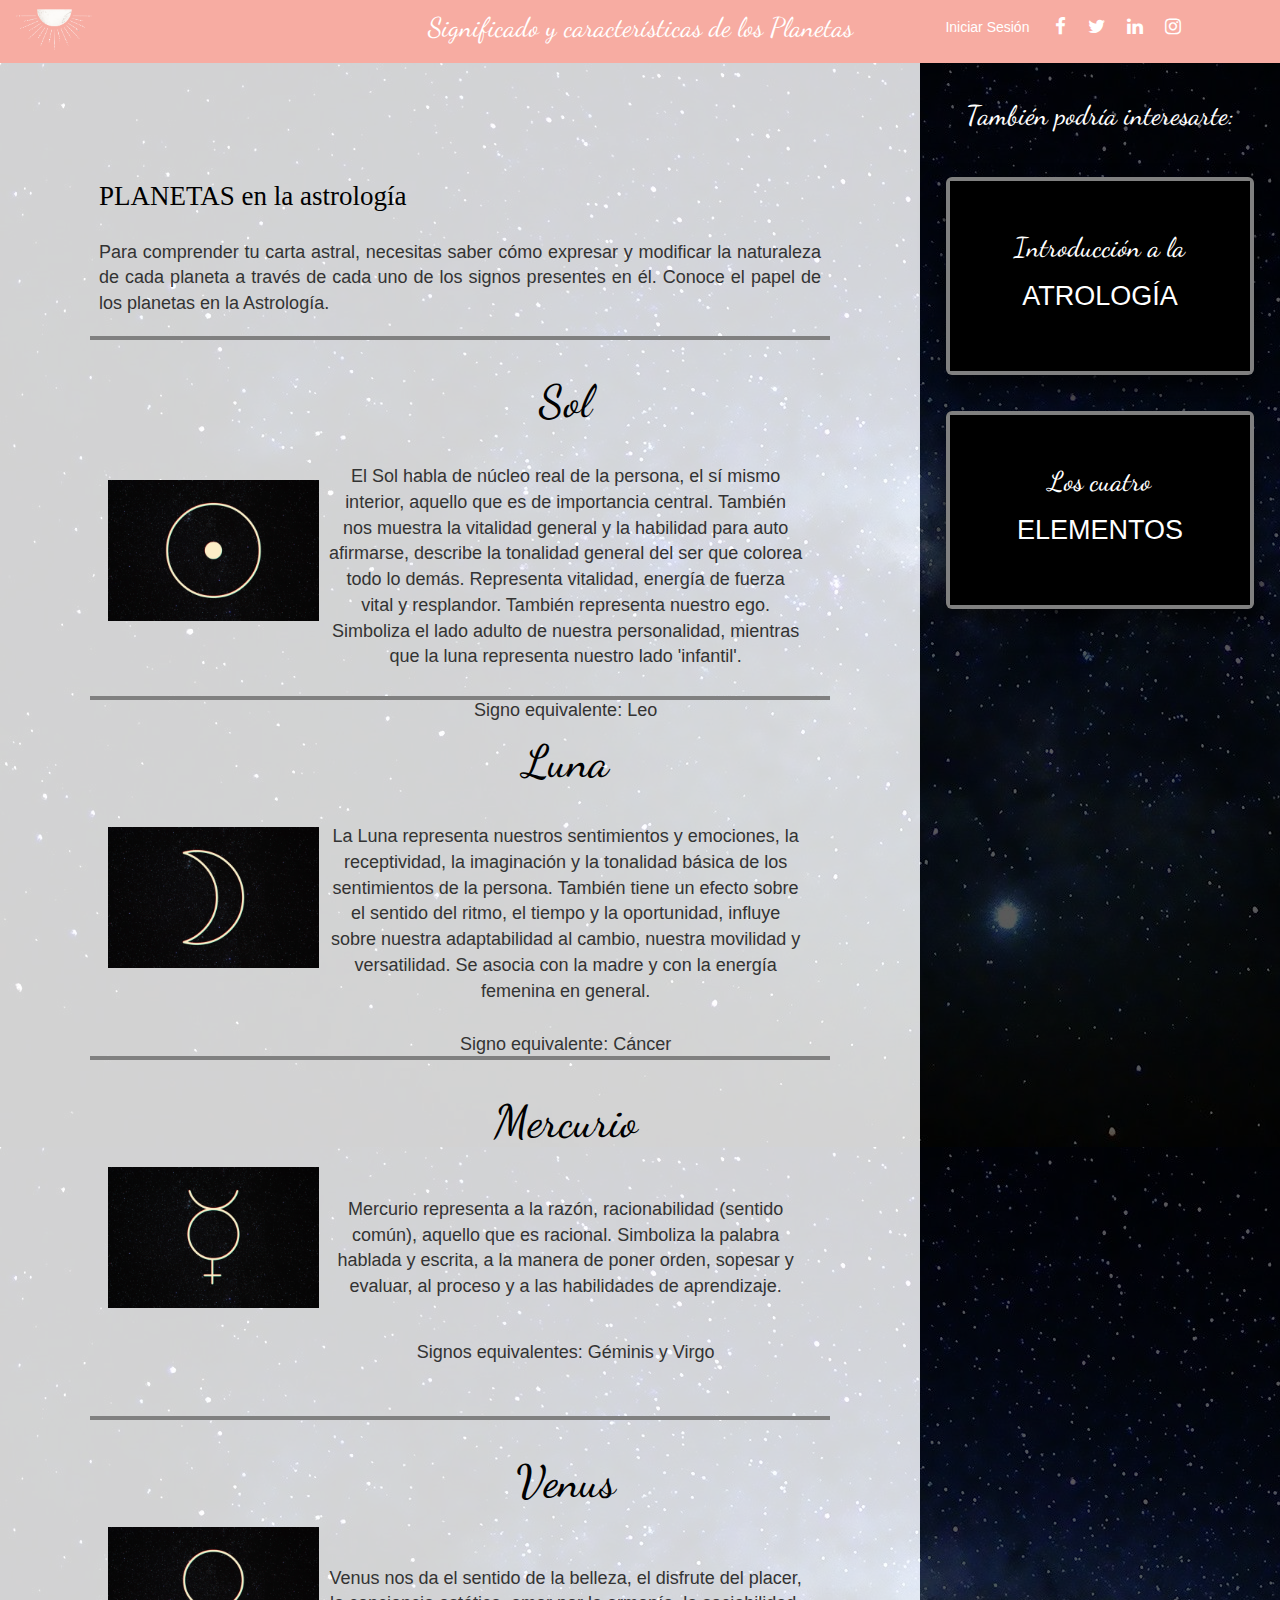
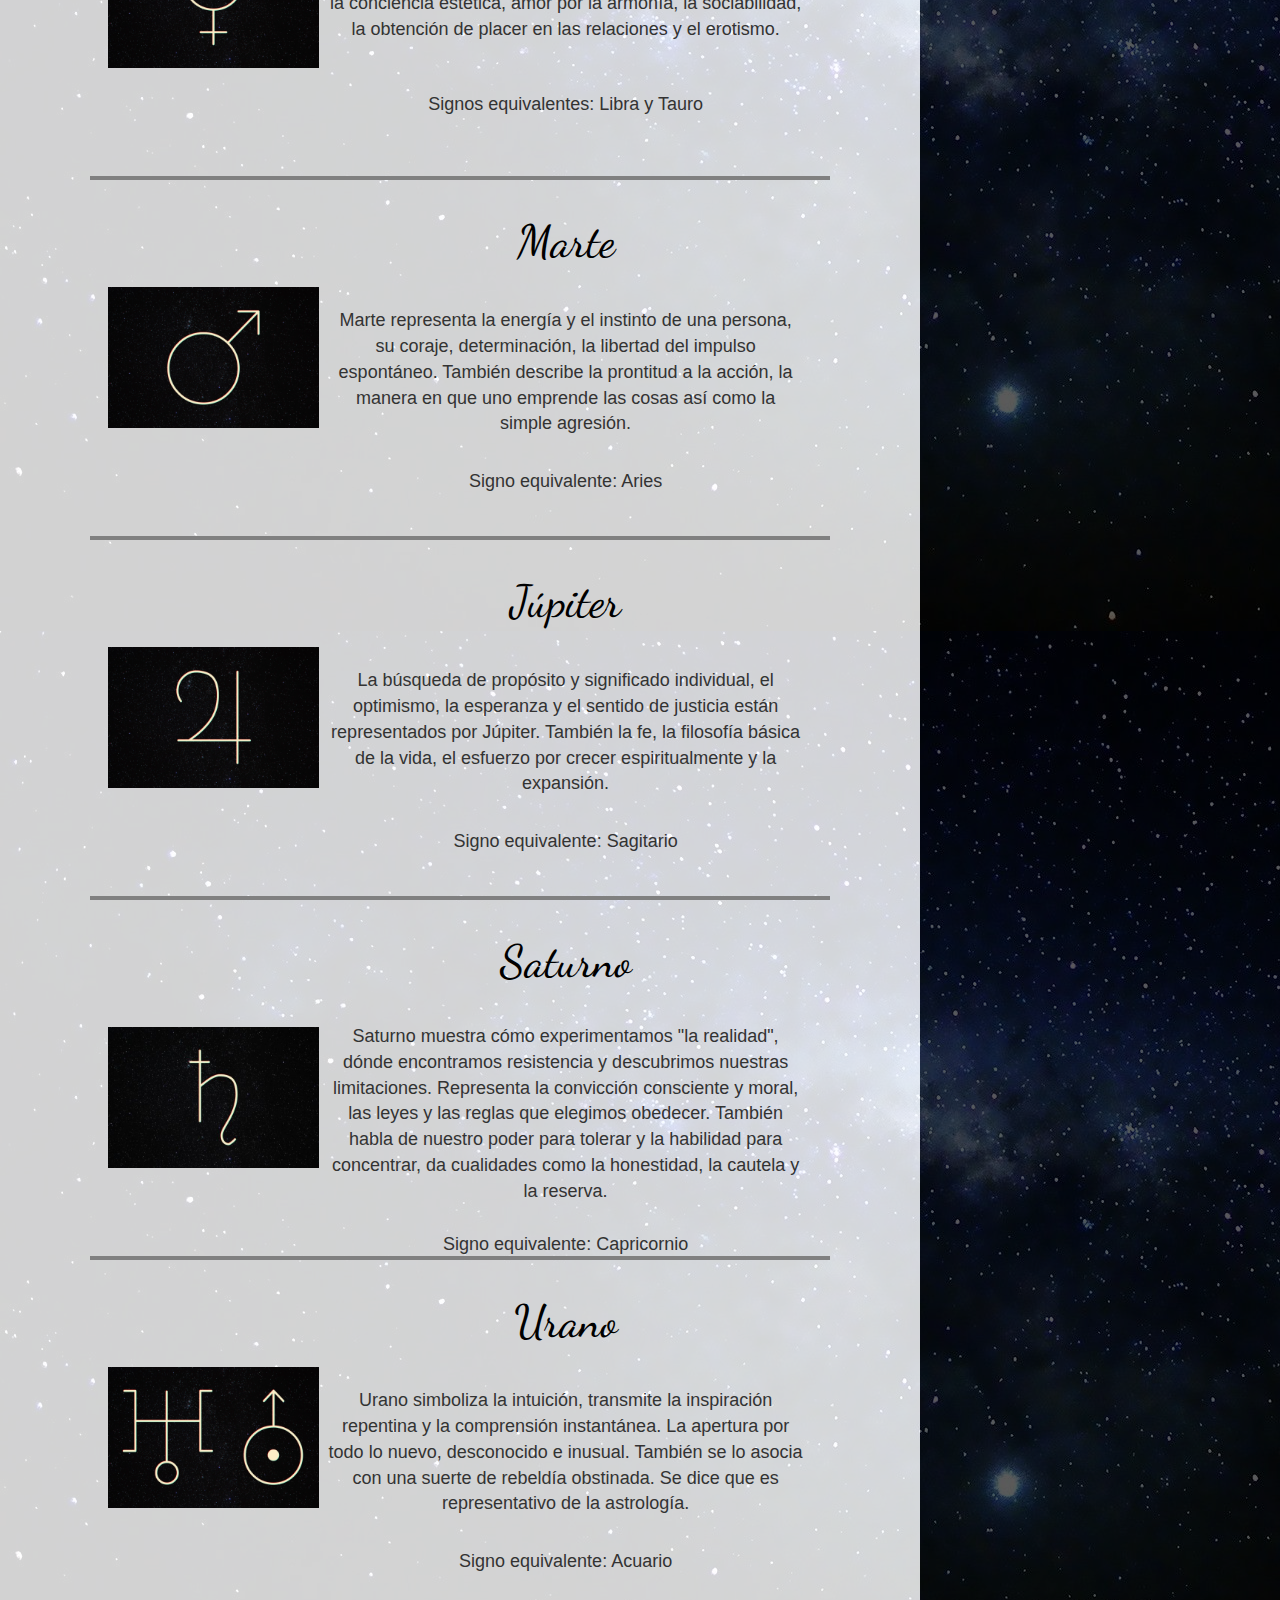
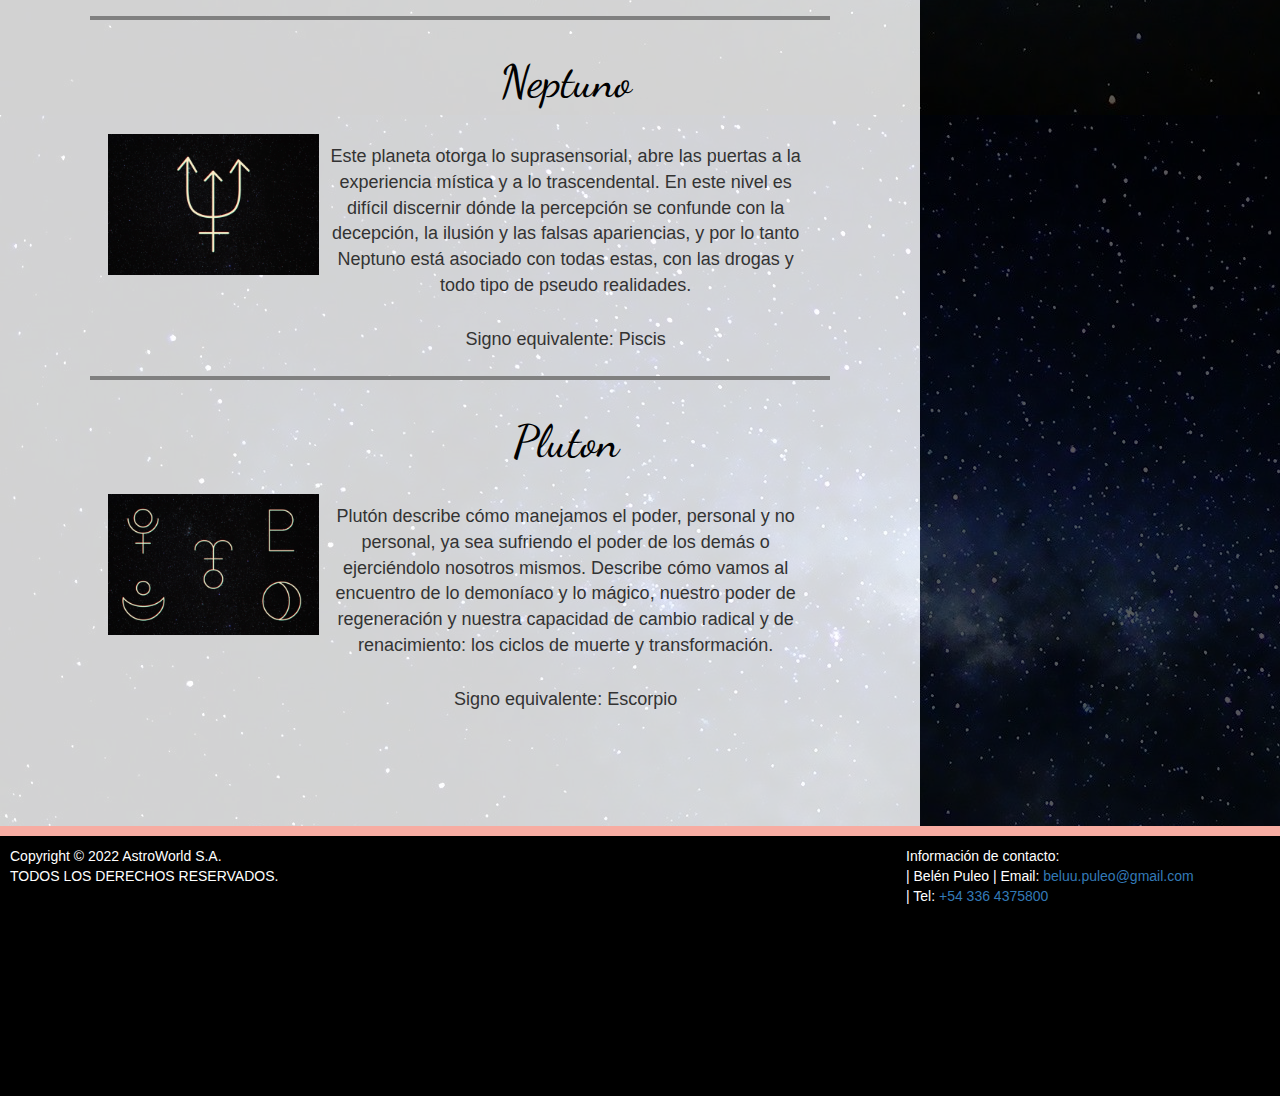
<file: Planetas.html>
<!DOCTYPE html>
<html>
  <head>
    <meta charset="utf-8">

    <style>
    .todoelcuerpo {
    background-image: url("Imagenes/galaxia3.jpg");
 
    }
    </style>
    <link rel="icon" href="Imagenes/icono.jpg">
    <link rel="stylesheet" href="CSS/style.css">
    <link rel="stylesheet" href="https://cdn.jsdelivr.net/npm/bootstrap@4.0.0/dist/css/bootstrap.min.css" integrity="sha384-Gn5384xqQ1aoWXA+058RXPxPg6fy4IWvTNh0E263XmFcJlSAwiGgFAW/dAiS6JXm" crossorigin="anonymous">

    <link rel="stylesheet" href="https://maxcdn.bootstrapcdn.com/bootstrap/3.3.5/css/bootstrap.min.css">
    <link rel="stylesheet" href="https://maxcdn.bootstrapcdn.com/font-awesome/4.5.0/css/font-awesome.min.css">

    <link rel="preconnect" href="https://fonts.googleapis.com">
    <link rel="preconnect" href="https://fonts.gstatic.com" crossorigin>
    <link href="https://fonts.googleapis.com/css2?family=Dancing+Script&display=swap" rel="stylesheet">

    <title>AstroWorld</title>
</head>


  <body>
    <header class="header">
        <div id="menufijo">
            <div class="inicio">
                <a class="btn botonmenu botoninicioo" href="index.html">
                    <img class="botoninicio" src="Imagenes/astro2-removebg-preview (2).png">
                </a>   
            </div>
            <nav class="social">
                <ul class="social-network social-circle">
                        <a style="color: white;" href="formularioInicia.html" class="btn botonmenu">Iniciar Sesión</a>
                        <a style="color: white;" href="https://www.facebook.com/belu.puleo"><i class="fa fa-lg fa-facebook icono botonmenu"></i></a>
                        <a style="color: white;" href="https://twitter.com/BelPuleo"><i class="fa fa-lg fa-twitter icono botonmenu"></i></a>
                        <a style="color: white;" href="https://www.linkedin.com/in/bel%C3%A9n-puleo-10207311b/"><i class="fa fa-lg fa-linkedin icono botonmenu"></i></a>
                        <a style="color: white;" href="https://www.instagram.com/bel.puleo/"><i class="fa fa-lg fa-instagram icono botonmenu"></i></a>

                </ul>
            </nav>
            <div class="titulos2">Significado y características de los Planetas</div>            
        </div>

    </header>
    
    <div class="todoelcuerpo">

        <div class="grillablog">
            <div class="grilla-principal">
                <div class="recuadro">
                  <h2 class="titulos">PLANETAS en la astrología</h2>
                  <p class="texto-comun">
                    Para comprender tu carta astral, necesitas saber cómo expresar y modificar la naturaleza de cada planeta a través de cada uno de los signos presentes en él. Conoce el papel de los planetas en la Astrología.  
                    </p>
                    <div class="todatabla">
                    <div class="tablaplanetas">
                        <img class="imagen-tabla" src="Imagenes/sol.webp">
                        <h2 class="titulo4">Sol</h2>
                        <p class="texto-comun-centrado-100">El Sol habla de núcleo real de la persona, el sí mismo interior, aquello que es de importancia central. También nos muestra la vitalidad general y la habilidad para auto afirmarse, describe la tonalidad general del ser que colorea todo lo demás. Representa vitalidad, energía de fuerza vital y resplandor. También representa nuestro ego. Simboliza el lado adulto de nuestra personalidad, mientras que la luna representa nuestro lado 'infantil'.</p>
                        <p class="texto-comun-centrado-100">Signo equivalente: Leo</p>
                    </div>
                    <div class="tablaplanetas">
                        <img class="imagen-tabla" src="Imagenes/luna.webp">
                        <h2 class="titulo4">Luna</h2>
                        <p class="texto-comun-centrado-100">La Luna representa nuestros sentimientos y emociones, la receptividad, la imaginación y la tonalidad básica de los sentimientos de la persona. También tiene un efecto sobre el sentido del ritmo, el tiempo y la oportunidad, influye sobre nuestra adaptabilidad al cambio, nuestra movilidad y versatilidad. Se asocia con la madre y con la energía femenina en general.                            
                        </p>
                        <p class="texto-comun-centrado-100">Signo equivalente: Cáncer</p>
                    </div>
                    <div class="tablaplanetas">
                        <img class="imagen-tabla" src="Imagenes/mercurio.jpg">
                        <h2 class="titulo4">Mercurio</h2>
                        <p class="texto-comun-centrado-100">
                            Mercurio representa a la razón, racionabilidad (sentido común), aquello que es racional. Simboliza la palabra hablada y escrita, a la manera de poner orden, sopesar y evaluar, al proceso y a las habilidades de aprendizaje.
                        </p>
                        <p class="texto-comun-centrado-100">Signos equivalentes: Géminis y Virgo</p>
                    </div>
                    <div class="tablaplanetas">
                        <img class="imagen-tabla" src="Imagenes/venus.webp">
                        <h2 class="titulo4">Venus</h2>
                        <p class="texto-comun-centrado-100">
                            Venus nos da el sentido de la belleza, el disfrute del placer, la conciencia estética, amor por la armonía, la sociabilidad, la obtención de placer en las relaciones y el erotismo.
                        </p>
                        <p class="texto-comun-centrado-100">Signos equivalentes: Libra y Tauro</p>
                    </div>
                    <div class="tablaplanetas">
                        <img class="imagen-tabla" src="Imagenes/marte.webp">
                        <h2 class="titulo4">Marte</h2>
                        <p class="texto-comun-centrado-100">
                            Marte representa la energía y el instinto de una persona, su coraje, determinación, la libertad del impulso espontáneo. También describe la prontitud a la acción, la manera en que uno emprende las cosas así como la simple agresión.
                        </p>
                        <p class="texto-comun-centrado-100">Signo equivalente: Aries</p>
                    </div>
                    <div class="tablaplanetas">
                        <img class="imagen-tabla" src="Imagenes/jupiter.webp">
                        <h2 class="titulo4">Júpiter</h2>
                        <p class="texto-comun-centrado-100">
                            La búsqueda de propósito y significado individual, el optimismo, la esperanza y el sentido de justicia están representados por Júpiter. También la fe, la filosofía básica de la vida, el esfuerzo por crecer espiritualmente y la expansión.
                        </p>
                        <p class="texto-comun-centrado-100">Signo equivalente: Sagitario</p>
                    </div>
                    <div class="tablaplanetas">
                        <img class="imagen-tabla" src="Imagenes/saturno.jpg">
                        <h2 class="titulo4">Saturno</h2>
                        <p class="texto-comun-centrado-100">
                            Saturno muestra cómo experimentamos "la realidad", dónde encontramos resistencia y descubrimos nuestras limitaciones. Representa la convicción consciente y moral, las leyes y las reglas que elegimos obedecer. También habla de nuestro poder para tolerar y la habilidad para concentrar, da cualidades como la honestidad, la cautela y la reserva.  
                        </p>
                        <p class="texto-comun-centrado-100">Signo equivalente: Capricornio</p>
                    </div>
                    <div class="tablaplanetas">
                        <img class="imagen-tabla" src="Imagenes/urano.webp">
                        <h2 class="titulo4">Urano</h2>
                        <p class="texto-comun-centrado-100">
                            Urano simboliza la intuición, transmite la inspiración repentina y la comprensión instantánea. La apertura por todo lo nuevo, desconocido e inusual. También se lo asocia con una suerte de rebeldía obstinada. Se dice que es representativo de la astrología.
                        </p>
                        <p class="texto-comun-centrado-100">Signo equivalente: Acuario</p>
                    </div>
                    <div class="tablaplanetas">
                        <img class="imagen-tabla" src="Imagenes/neptuno.webp">
                        <h2 class="titulo4">Neptuno</h2>
                        <p class="texto-comun-centrado-100">
                            Este planeta otorga lo suprasensorial, abre las puertas a la experiencia mística y a lo trascendental. En este nivel es difícil discernir dónde la percepción se confunde con la decepción, la ilusión y las falsas apariencias, y por lo tanto Neptuno está asociado con todas estas, con las drogas y todo tipo de pseudo realidades.
                        </p>
                        <p class="texto-comun-centrado-100">Signo equivalente: Piscis</p>
                    </div>
                    <div class="tablaplanetas">
                        <img class="imagen-tabla" src="Imagenes/pluton.webp">
                        <h2 class="titulo4">Pluton</h2>
                        <p class="texto-comun-centrado-100">
                            Plutón describe cómo manejamos el poder, personal y no personal, ya sea sufriendo el poder de los demás o ejerciéndolo nosotros mismos. Describe cómo vamos al encuentro de lo demoníaco y lo mágico, nuestro poder de regeneración y nuestra capacidad de cambio radical y de renacimiento: los ciclos de muerte y transformación.
                        </p>
                        <p class="texto-comun-centrado-100">Signo equivalente: Escorpio</p>
                    </div>


                    </div>
                    
                </div>

            </div>

            <div class="grilla-secundario">
                <h2 class="titulo2">
                    También podría interesarte:
                </h2>
                <a class="linkpagina" href="prueba.html">
                    <figure>
                            <img class="botonimagen" src="Imagenes/signos1.jpeg">
                            <div class="capaboton">
                            </div>
                            <div class="capaboton2">
                                <h3 class="titulo5">Introducción a la</h3>
                                <h3 class="titulo6">ATROLOGÍA</h3>
                            </div>
                    </figure>
                </a>
                <a class="linkpagina" href="Elementos.html">
                    <figure>
                            <img class="botonimagen" src="Imagenes/ele.jpg">
                            <div class="capaboton">
                            </div>
                            <div class="capaboton2">
                            <h3 class="titulo5">Los cuatro</h3>
                            <h3 class="titulo6">ELEMENTOS</h3>
                            </div>    
                    </figure>
                </a>


            </div>
        </div>
    </div>
    <footer class="foot">
        <div class="legales">
            <p class="copyr">
                Copyright © 2022 
                AstroWorld
                S.A.
                <br>
                TODOS LOS DERECHOS RESERVADOS.
                <br>
            </p>
            <p class="contacto">
                Información de contacto: <br>
                | Belén Puleo
                | Email: 
                <a href = "mailto: beluu.puleo@gmail.com">beluu.puleo@gmail.com</a>
                <br>
                | Tel:
                <a href = "tel:3364375800">+54 336 4375800</a>

            </p>
        </div>
    </footer>

    <script src="JavaScript/js.js"></script>
        <script src="https://code.jquery.com/jquery-3.2.1.slim.min.js" integrity="sha384-KJ3o2DKtIkvYIK3UENzmM7KCkRr/rE9/Qpg6aAZGJwFDMVNA/GpGFF93hXpG5KkN" crossorigin="anonymous"></script>
        <script src="https://cdn.jsdelivr.net/npm/popper.js@1.12.9/dist/umd/popper.min.js" integrity="sha384-ApNbgh9B+Y1QKtv3Rn7W3mgPxhU9K/ScQsAP7hUibX39j7fakFPskvXusvfa0b4Q" crossorigin="anonymous"></script>
        <script src="https://cdn.jsdelivr.net/npm/bootstrap@4.0.0/dist/js/bootstrap.min.js" integrity="sha384-JZR6Spejh4U02d8jOt6vLEHfe/JQGiRRSQQxSfFWpi1MquVdAyjUar5+76PVCmYl" crossorigin="anonymous"></script>

  </body>
</html>
</file>
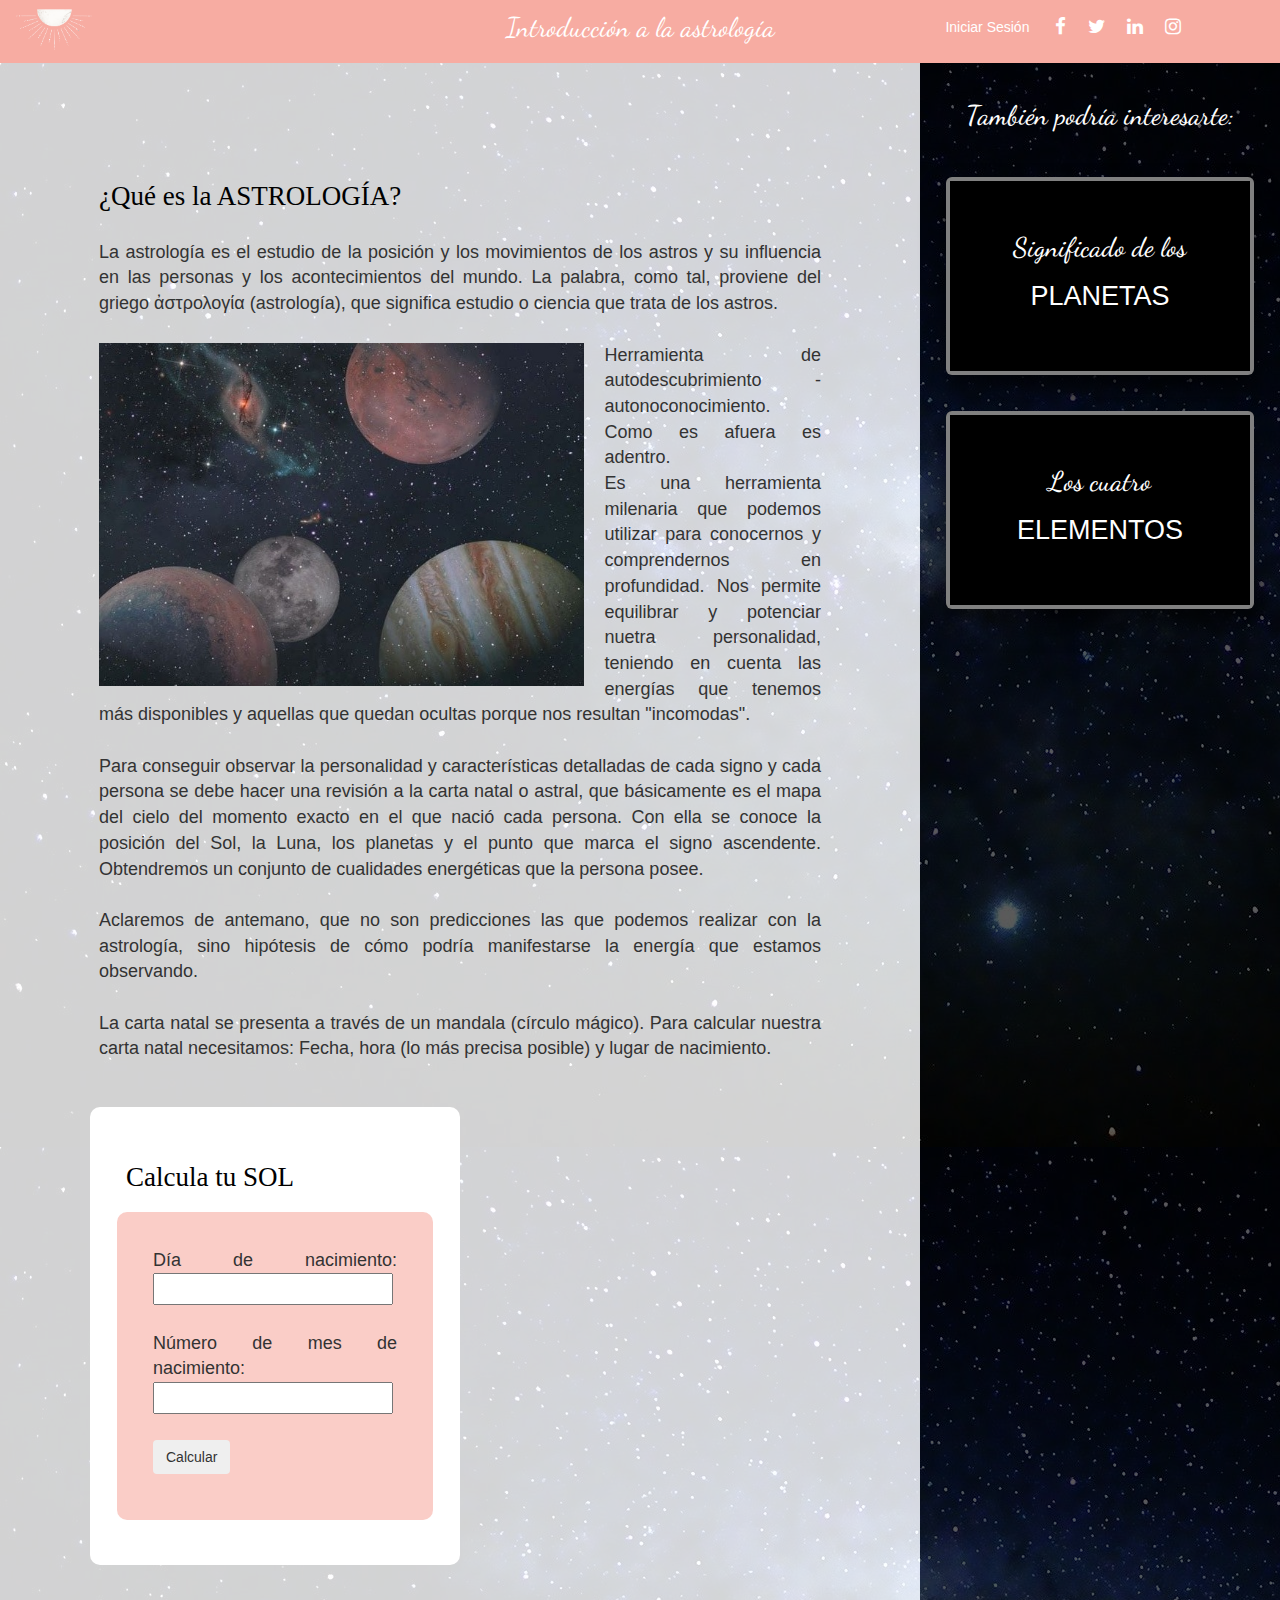
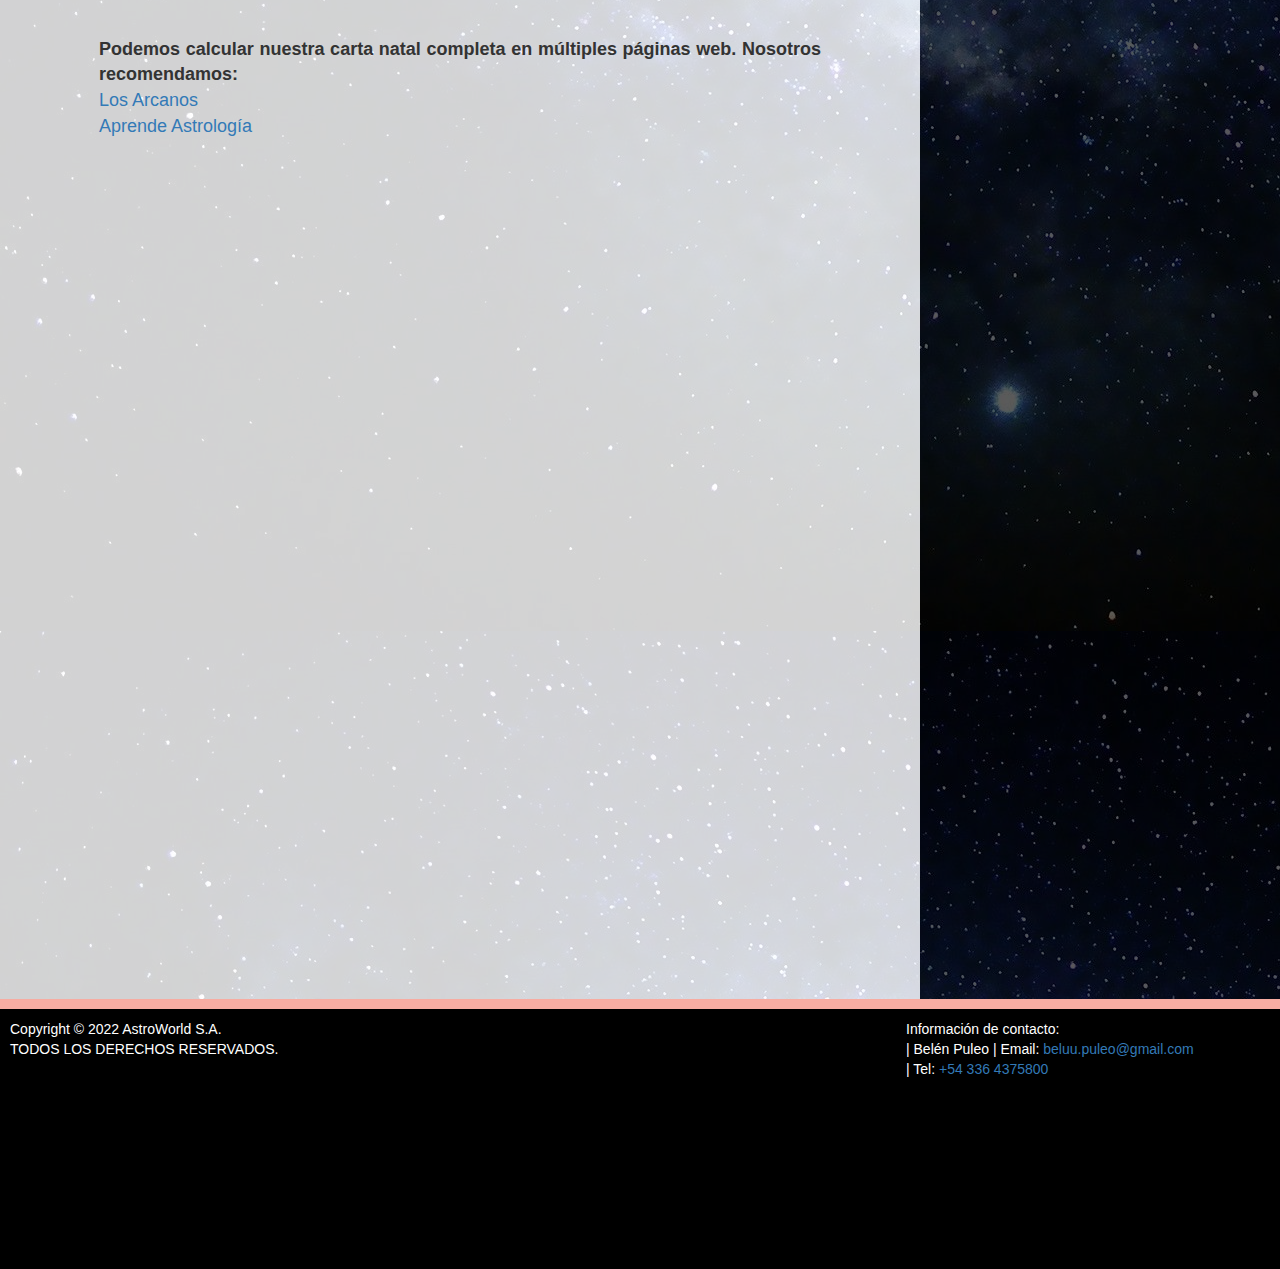
<file: prueba.html>
<!DOCTYPE html>
<html>
  <head>
    <meta charset="utf-8">

    <style>
    .todoelcuerpo {
    background-image: url("Imagenes/galaxia3.jpg");
 
    }
    </style>
    <link rel="icon" href="Imagenes/icono.jpg">
    <link rel="stylesheet" href="CSS/style.css">
    <link rel="stylesheet" href="https://cdn.jsdelivr.net/npm/bootstrap@4.0.0/dist/css/bootstrap.min.css" integrity="sha384-Gn5384xqQ1aoWXA+058RXPxPg6fy4IWvTNh0E263XmFcJlSAwiGgFAW/dAiS6JXm" crossorigin="anonymous">

    <link rel="stylesheet" href="https://maxcdn.bootstrapcdn.com/bootstrap/3.3.5/css/bootstrap.min.css">
    <link rel="stylesheet" href="https://maxcdn.bootstrapcdn.com/font-awesome/4.5.0/css/font-awesome.min.css">

    <link rel="preconnect" href="https://fonts.googleapis.com">
    <link rel="preconnect" href="https://fonts.gstatic.com" crossorigin>
    <link href="https://fonts.googleapis.com/css2?family=Dancing+Script&display=swap" rel="stylesheet">

    <title>AstroWorld</title>
</head>


  <body>
    <header class="header">
        <div id="menufijo">
            <div class="inicio">
                <a class="btn botonmenu botoninicioo" href="index.html">
                    <img class="botoninicio" src="Imagenes/astro2-removebg-preview (2).png">
                </a>   
            </div>
            <nav class="social">
                <ul class="social-network social-circle">
                        <a style="color: white;" href="formularioInicia.html" class="btn botonmenu">Iniciar Sesión</a>
                        <a style="color: white;" href="https://www.facebook.com/belu.puleo"><i class="fa fa-lg fa-facebook icono botonmenu"></i></a>
                        <a style="color: white;" href="https://twitter.com/BelPuleo"><i class="fa fa-lg fa-twitter icono botonmenu"></i></a>
                        <a style="color: white;" href="https://www.linkedin.com/in/bel%C3%A9n-puleo-10207311b/"><i class="fa fa-lg fa-linkedin icono botonmenu"></i></a>
                        <a style="color: white;" href="https://www.instagram.com/bel.puleo/"><i class="fa fa-lg fa-instagram icono botonmenu"></i></a>

                </ul>
            </nav>
            <div class="titulos2">Introducción a la astrología</div>            
        </div>

    </header>
    
    <div class="todoelcuerpo">

        <div class="grillablog">
            <div class="grilla-principal">
                <div class="recuadro">
                  <h2 class="titulos">¿Qué es la ASTROLOGÍA?</h2>
                  <p class="texto-comun">
                      La astrología es el estudio de la posición y los movimientos de los astros y su influencia en las personas y los acontecimientos del mundo. La palabra, como tal, proviene del griego ἀστρολογία (astrología), que significa estudio o ciencia que trata de los astros.
                      <br><br>
                      <img class="imagen-1" src="Imagenes/Astro.jpg">
                      Herramienta de autodescubrimiento - autonoconocimiento. Como es afuera es adentro. <br>
                      Es una herramienta milenaria que podemos utilizar para conocernos y comprendernos en profundidad. Nos permite equilibrar y potenciar nuetra personalidad, teniendo en cuenta las energías que tenemos más disponibles y aquellas que quedan ocultas porque nos resultan "incomodas".
                      <br><br>
                      Para conseguir observar la personalidad y características detalladas de cada signo y cada persona se debe hacer una revisión a la carta natal o astral, que básicamente es el mapa del cielo del momento exacto en el que nació cada persona.
                      Con ella se conoce la posición del Sol, la Luna, los planetas y el punto que marca el signo ascendente. Obtendremos un conjunto de cualidades energéticas que la persona posee. 
                      <br><br>
                      Aclaremos de antemano, que no son predicciones las que podemos realizar con la astrología, 
                      sino hipótesis de cómo podría manifestarse la energía que estamos observando.
                      <br><br>
                      La carta natal se presenta a través de un mandala (círculo mágico).
                      Para calcular nuestra carta natal necesitamos: Fecha, hora (lo más precisa posible) y lugar de nacimiento.
                      <br><br>
                    </p>
                <div class="contenedorcalculo">
                    <h2 class="titulos">Calcula tu SOL</h2>
                    <form action="">
                        <div class="contenedorform">
                            
                            <p class="texto-comun">
                                Día de nacimiento: <input type="number" name=dia id="c-dia" minlength="8" maxlength="20" required=""><br>
                                <br>
                                Número de mes de nacimiento: <input type="number" name=mes id="c-mes" minlength="8" maxlength="20" required=""><br>
                                <br>
                                <button type="button" onclick=calculasol() class="btn botonmenu">Calcular</button>
                            </p>
                        </div>    
                        <div id="lugarCalculo"></div>
                                   
                    </form>
                </div>
                    <div class="espacio2"></div>
                    <p class="texto-comun">    
                      <strong>Podemos calcular nuestra carta natal completa en múltiples páginas web. Nosotros recomendamos:
                      </strong>
                      <br>
                      <a href="https://www.losarcanos.com/carta-astral-2.php">Los Arcanos</a>
                      <br>
                      <a href="https://aprendeastrologia.com/carta-natal/">Aprende Astrología</a>
                      <br><br>
                    </p>
                    <iframe class="video" src="https://www.youtube.com/embed/2ykgVcMHz14" title="YouTube video player" frameborder="0" allow="accelerometer; autoplay; clipboard-write; encrypted-media; gyroscope; picture-in-picture" allowfullscreen></iframe>

                </div>

            </div>

            <div class="grilla-secundario">
                <h2 class="titulo2">
                    También podría interesarte:
                </h2>
                <a class="linkpagina" href="Planetas.html">
                    <figure>
                            <img class="botonimagen" src="Imagenes/planetas1.webp">
                            <div class="capaboton">
                            </div>
                            <div class="capaboton2">
                            <h3 class="titulo5">Significado de los</h3>
                            <h3 class="titulo6">PLANETAS</h3>
                            </div>    
                    </figure>
                </a>
                <a class="linkpagina" href="Elementos.html">
                    <figure>
                            <img class="botonimagen" src="Imagenes/ele.jpg">
                            <div class="capaboton">
                            </div>
                            <div class="capaboton2">
                            <h3 class="titulo5">Los cuatro</h3>
                            <h3 class="titulo6">ELEMENTOS</h3>
                            </div>    
                    </figure>
                </a>

            </div>
        </div>
    </div>
    <footer class="foot">
        <div class="legales">
            <p class="copyr">
                Copyright © 2022 
                AstroWorld
                S.A.
                <br>
                TODOS LOS DERECHOS RESERVADOS.
                <br>
            </p>
            <p class="contacto">
                Información de contacto: <br>
                | Belén Puleo
                | Email: 
                <a href = "mailto: beluu.puleo@gmail.com">beluu.puleo@gmail.com</a>
                <br>
                | Tel:
                <a href = "tel:3364375800">+54 336 4375800</a>

            </p>
        </div>
    </footer>

    <script src="JavaScript/js.js"></script>
        <script src="https://code.jquery.com/jquery-3.2.1.slim.min.js" integrity="sha384-KJ3o2DKtIkvYIK3UENzmM7KCkRr/rE9/Qpg6aAZGJwFDMVNA/GpGFF93hXpG5KkN" crossorigin="anonymous"></script>
        <script src="https://cdn.jsdelivr.net/npm/popper.js@1.12.9/dist/umd/popper.min.js" integrity="sha384-ApNbgh9B+Y1QKtv3Rn7W3mgPxhU9K/ScQsAP7hUibX39j7fakFPskvXusvfa0b4Q" crossorigin="anonymous"></script>
        <script src="https://cdn.jsdelivr.net/npm/bootstrap@4.0.0/dist/js/bootstrap.min.js" integrity="sha384-JZR6Spejh4U02d8jOt6vLEHfe/JQGiRRSQQxSfFWpi1MquVdAyjUar5+76PVCmYl" crossorigin="anonymous"></script>

  </body>
</html>
</file>
<file: CSS/style.css>
.carru{
    position: relative;
    background-color: black;
}
.imageno{
    z-index: -1;
    height: 95vh;
    opacity: 25%;
}

.textocarru{
    position: absolute;
    color:white;
    text-align: center;
    left:50%;
    top:20%;
    transform: translateX(-50%) translateY(-50%);
    font-family: 'Dancing Script', cursive;
    font-size: 6vh;

}
.textotema{
    position: absolute;
    color:rgb(247, 172, 162);
    text-align: center;
    left:50%;
    top:30%;
    transform: translateX(-50%) translateY(-50%);
    font-family: "Helvetica"; 
    font-size: 10vh;
    font-weight: 100;
    
}
.textocarru2{
    position: absolute;
    font-size: 3vh;
    font-family: 'Dancing Script', cursive;
    text-align: center;
    color:white;
    left:50%;
    top:70%;
    transform: translateX(-50%) translateY(-50%);

}

.botoncarru{
    position: absolute;
    left:50%;
    top:75%;
    transform: translateX(-50%) translateY(-50%);
}

.imagenarriba{
    position: absolute;
    left:50%;
    top:45%;
    transform: translateX(-50%) translateY(-50%);
    width: 30%;
}

/*menu superior*/

.header{
    position: sticky;
    top:0;
    z-index: 9999;
}

#menufijo{
    background: rgb(247, 172, 162);
    height: 7vh;
}
.inicio{
    position: absolute;
}
.botoninicioo:hover{
    border-radius: 0px 0px 100px 100px;
}
.botoninicio{
    height: 5vh;
}
.social{
    position: absolute;
    top:10px;
    right:10vh;
}

.icono{
    padding: 1vh;
    border-radius: 5px;
}

.botonmenu:hover{
    background-color: rgba(255, 255, 255, 0.274);
}
.titulos2{
    padding-top: 1vh;
    color: white;
    text-align: center;
    font-family: 'Dancing Script', cursive;
    font-size: 3vh;
}

/* fin menu */

.calcula-sla{
    background-image: url("Imagenes/el.jpg");
    height: 600px;
    border-top: 1vh solid grey; 
}

.titulo{
    color:rgb(247, 172, 162);
    text-align: center;
    font-family: "Helvetica"; 
    font-size: 300%;
    text-decoration: underline; 
}

/* paginas de info */

.grillablog{
    display: grid;
    grid-template-columns: auto 40vh;
}

.recuadro{
    position: relative;
}

.grilla-principal{
    padding:10vh;
    background-color: rgba(255, 255, 255, 0.822);
}

.grilla-secundario{
    padding-top:10vh;
    background-color: rgba(0, 0, 0, 0.644);
    padding: 2vh;
}

.titulos{
    color: black;
    font-family: "";
    font-size: 3vh;
    padding: 1vh;
}

.texto-comun{
    padding: 1vh;
    text-align: Justify;
    font-size: 2vh;
}

.contenedor{
    text-overflow: clip;
    border-radius: 10px;

}
.texto-libro{
    float: right;
    padding: 0.6%;
    font-size: 90%;
    background-color: rgb(231, 227, 227);
}
.btn-pdf{
    float: right;
}
/* tarjetas de elementos*/
.grillaele{
    display: grid;
    grid-template-columns: 50% 50%; 
}
.tarjetasele{
    width: 100%;
    display: flex;
    justify-content: center;
    align-items: center;
}
.tarjetasele figure{
    position: relative;
    /*height: 250px;*/
    width: 90%;
    overflow: hidden;
    border-radius: 6px;
    box-shadow: 0px 15px 25px rgba(0,0,0,0.50);
    cursor: pointer;
}

.tarjetasele figure img{
    width: 100%;
    height: 100%;
    transition: all 500ms ease-out;
}

.tarjetasele figure .capa{
    position: absolute;
    top:0;
    width: 100%;
    height: 100%;
    background-color: rgba(247, 172, 162, 0.6);
    transition: all 500ms ease-out;
    opacity: 0;
    visibility: hidden;
    text-align: center;
}

.tarjetasele figure:hover > .capa{
    opacity: 1;
    visibility: visible;

}

.tarjetasele figure:hover > .capa h3{
    margin-top: 70px;
    margin-bottom: 15px;
}

.tarjetasele figure:hover > img{
    transform: scale(1.3);
}

.tarjetasele figure .capa h3{
    color:white;
    font-size: 5vh;
    margin-bottom: 120px;
    transition: all 500ms ease-out;
    margin-top:20px;
    font-family:'Dancing Script', cursive;;
}

.tarjetasele figure .capa p{
    color: white;
    font-size: 15px;
    line-height: 1.5;
    width: 100%;
    max-width: 70%;
    margin: auto;
}

.grilla-imagen{
    display: grid;
    grid-template-columns: 50% 50%;
}

.imagen-1{
    float: left;
    padding-right: 20px;
    width: 70%;
}

.segundo{
    padding-left: 30px;
}


/* grilla secundario*/

.linkpagina{
    padding-top: 4vh;
    width: 100%;
    display: flex;
    justify-content: center;
    align-items: center;

}
.linkpagina figure{
    position: relative;
    height: 22vh;
    width: 95%;
    overflow: hidden;
    border-radius: 6px;
    box-shadow: 0px 15px 25px rgba(0, 0, 0, 0.726);
    cursor: pointer;
}

.linkpagina figure .botonimagen{
    width: 100%;
    height: 100%;
    transition: all 500ms ease-out;
}

.linkpagina figure .capaboton{
    position: absolute;
    top:0;
    width: 100%;
    height: 100%;
    transition: all 500ms ease-out;
    background-color: black;
    text-align: center;
    border: 0.5vh solid grey;
}

.linkpagina figure .capaboton2{
    position: absolute;
    top:0;
    width: 100%;
    height: 100%;
    transition: all 500ms ease-out;
    text-align: center;
}

.linkpagina figure:hover > .capaboton{
    background-color: rgba(255, 255, 255, 0.6);

}

.linkpagina figure:hover > .capaboton2 .titulo5{
    font-size: 4vh;
    color: black;
    padding-top:3vh;
}

.linkpagina figure:hover > .capaboton2 .titulo6{
    font-size: 4vh;
    color: black;
}
.linkpagina figure:hover > img{
    transform: scale(1.3);
}

.titulo5 {
    padding-top:4vh;
    color:white;
    font-size: 3vh;
    transition: all 500ms ease-out;
    font-family:'Dancing Script', cursive;
}
.titulo6{
    color:white;
    transition: all 500ms ease-out;
    font-size: 3vh;
    padding-bottom:4vh;
}


.titulo2{
    color: white;
    text-align: center;
    font-family: 'Dancing Script', cursive;
    font-size: 3vh;
}


.titulo3{
    padding: 2vh;
    padding-top: 0vh;
    text-align: center;
    font-size: 2vh;
    color:black;
}

/* pie de pagina */
.foot{
    position: relative;
    background-color: black;
    border-top: 10px solid rgb(247, 172, 162);
    height: 30vh;
}
.legales{
    display: grid;
    grid-template-columns: 70% 30%;

}
.copyr{
    color:white;
    padding: 10px;
}

.contacto{
    color:white;
    padding: 10px;
}

/*formulario inicia sesion*/
.todoelform{
    padding:5vh;
    padding-top:10vh;
    padding-bottom: 20vh;
    position: relative;
    text-align: center;
    margin-left: 30vh;
    margin-right: 30vh;
    background-color: rgba(255, 255, 255, 0.822);
    
}
.titulo4{
    color: black;
    text-align: center;
    font-family: 'Dancing Script', cursive;
    font-size: 3vh;
    padding-bottom: 2vh;
}
.imagenfondo{
    position: absolute;
    z-index: -1;
    width: 100%;
}
.espacio{
    height: 30vh;
}

.espacio2{
    height: 7vh;
}

#lugarmen{
    color: red;
    padding: 1vh;
}

.video{
    width: 90%;
    height: 80vh;
}
/*calculo de sol*/

.contenedorcalculo{
    background-color: white;
    width: 50%;
    padding: 3vh;
    border-radius: 10px;
}

.contenedorform{
    background-color: rgba(247, 172, 162, 0.6);
    border-radius: 10px;
    display: flex;
    justify-content: center;
    align-items: center;
    text-align: center;
    padding: 3vh;
}

#lugarCalculo{
    padding-top: 2vh;
    position: relative;
    font-family:'Dancing Script', cursive;
    font-size: 3vh;
    width: 50%;
    text-align: center;
    transition: all 500ms ease-out;
}

.titulo4{
    position: relative;
    font-family:'Dancing Script', cursive;
    font-size: 5vh;
    text-align: center;
}

.contenedorsobre{
    background-color: rgba(247, 172, 162, 0.6);
    border-radius: 10px;
    display: flex;
    justify-content: center;
    align-items: center;
    text-align: center;
    width: 100%;
    padding: 3vh;
}

.texto-comun-centrado{
    padding: 1vh;
    text-align: center;
    font-size: 2vh;
    max-width: 60%;
}

/* planetas*/

.tablaplanetas{
    display: grid;
    grid-template-columns: 30% auto;
    border-top: 0.5vh solid grey; 
    padding: 2vh;
}

.imagen-tabla{
    grid-row: 1/4;
    width: 100%;
    margin: auto;

}

.todatabla{
    display: grid;
    grid-template-rows: repeat(10,40vh);
}


.texto-comun-centrado-100{
    padding: 1vh;
    text-align: center;
    font-size: 2vh;
}
</file>
